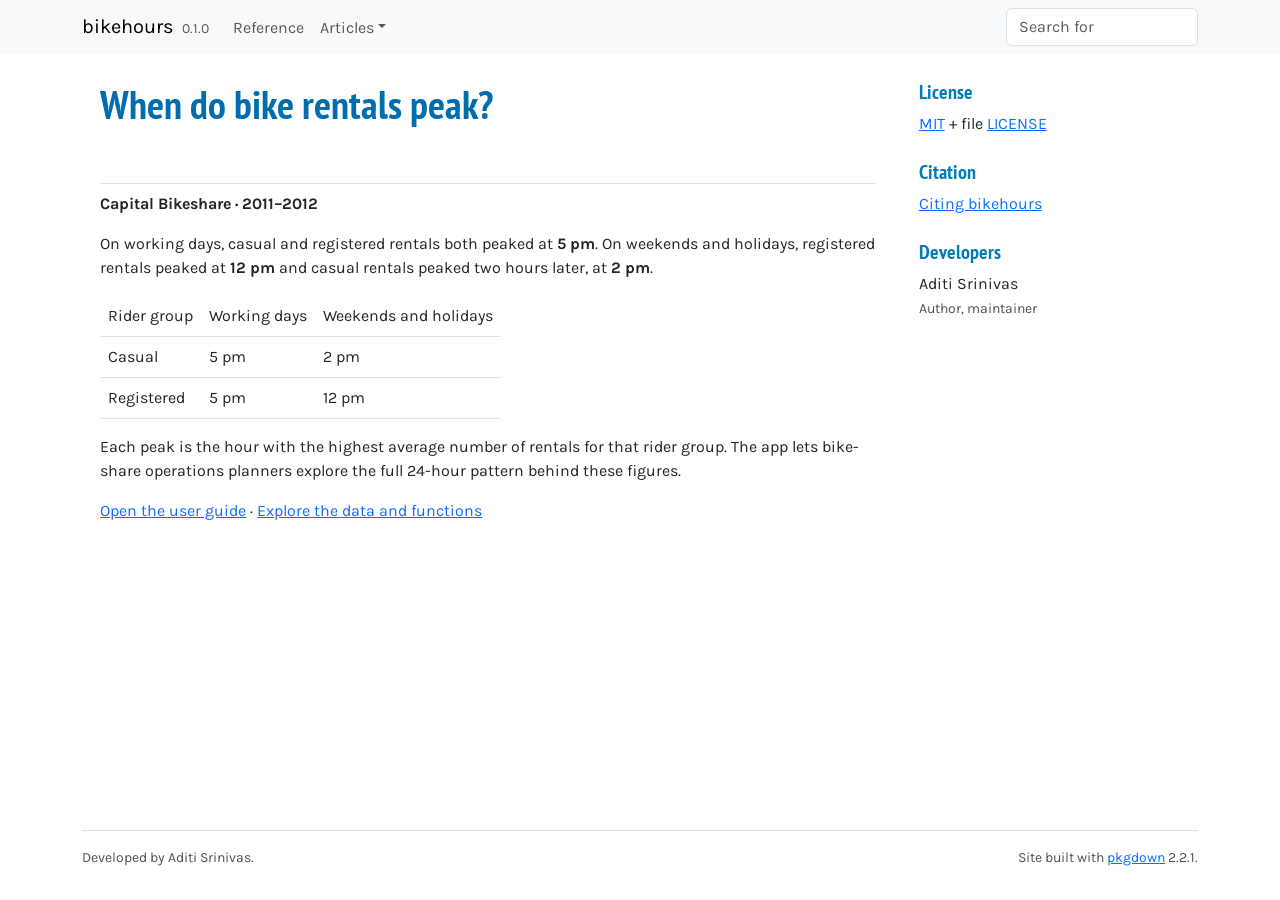
<file: docs/index.html>
<!DOCTYPE html>
<!-- Generated by pkgdown: do not edit by hand --><html lang="en">
<head>
<meta http-equiv="Content-Type" content="text/html; charset=UTF-8">
<meta charset="utf-8">
<meta http-equiv="X-UA-Compatible" content="IE=edge">
<meta name="viewport" content="width=device-width, initial-scale=1, shrink-to-fit=no">
<title>Explore Hourly Bike Rental Patterns • bikehours</title>
<script src="deps/jquery-3.6.0/jquery-3.6.0.min.js"></script><meta name="viewport" content="width=device-width, initial-scale=1, shrink-to-fit=no">
<link href="deps/bootstrap-5.3.1/bootstrap.min.css" rel="stylesheet">
<script src="deps/bootstrap-5.3.1/bootstrap.bundle.min.js"></script><link href="deps/font-awesome-6.5.2/css/all.min.css" rel="stylesheet">
<link href="deps/font-awesome-6.5.2/css/v4-shims.min.css" rel="stylesheet">
<script src="deps/headroom-0.11.0/headroom.min.js"></script><script src="deps/headroom-0.11.0/jQuery.headroom.min.js"></script><script src="deps/bootstrap-toc-1.0.1/bootstrap-toc.min.js"></script><script src="deps/clipboard.js-2.0.11/clipboard.min.js"></script><script src="deps/search-1.0.0/autocomplete.jquery.min.js"></script><script src="deps/search-1.0.0/fuse.min.js"></script><script src="deps/search-1.0.0/mark.min.js"></script><!-- pkgdown --><script src="pkgdown.js"></script><link href="extra.css" rel="stylesheet">
<meta property="og:title" content="Explore Hourly Bike Rental Patterns">
<meta name="description" content="Explore hourly Capital Bikeshare rentals from 2011 to 2012. Compare rental patterns for casual and registered riders across working and non-working days using an interactive Shiny application.">
<meta property="og:description" content="Explore hourly Capital Bikeshare rentals from 2011 to 2012. Compare rental patterns for casual and registered riders across working and non-working days using an interactive Shiny application.">
</head>
<body>
    <a href="#main" class="visually-hidden-focusable">Skip to contents</a>


    <nav class="navbar navbar-expand-lg fixed-top bg-light" data-bs-theme="light" aria-label="Site navigation"><div class="container">

    <a class="navbar-brand me-2" href="index.html">bikehours</a>

    <small class="nav-text text-muted me-auto" data-bs-toggle="tooltip" data-bs-placement="bottom" title="">0.1.0</small>


    <button class="navbar-toggler" type="button" data-bs-toggle="collapse" data-bs-target="#navbar" aria-controls="navbar" aria-expanded="false" aria-label="Toggle navigation">
      <span class="navbar-toggler-icon"></span>
    </button>

    <div id="navbar" class="collapse navbar-collapse ms-3">
      <ul class="navbar-nav me-auto">
<li class="nav-item"><a class="nav-link" href="reference/index.html">Reference</a></li>
<li class="nav-item dropdown">
  <button class="nav-link dropdown-toggle" type="button" id="dropdown-articles" data-bs-toggle="dropdown" aria-expanded="false" aria-haspopup="true">Articles</button>
  <ul class="dropdown-menu" aria-labelledby="dropdown-articles">
<li><a class="dropdown-item" href="articles/bikehours-guide.html">Explore hourly bike rentals</a></li>
  </ul>
</li>
      </ul>
<ul class="navbar-nav">
<li class="nav-item"><form class="form-inline" role="search">
 <input class="form-control" type="search" name="search-input" id="search-input" autocomplete="off" aria-label="Search site" placeholder="Search for" data-search-index="search.json">
</form></li>
      </ul>
</div>


  </div>
</nav><div class="container template-home">
<div class="row">
  <main id="main" class="col-md-9"><div class="section level1">
<div class="page-header"><h1 id="when-do-bike-rentals-peak">When do bike rentals peak?<a class="anchor" aria-label="anchor" href="#when-do-bike-rentals-peak"></a>
</h1></div>
<p><strong>Capital Bikeshare · 2011–2012</strong></p>
<p>On working days, casual and registered rentals both peaked at <strong>5 pm</strong>. On weekends and holidays, registered rentals peaked at <strong>12 pm</strong> and casual rentals peaked two hours later, at <strong>2 pm</strong>.</p>
<table class="table">
<thead><tr>
<th align="left">Rider group</th>
<th align="left">Working days</th>
<th align="left">Weekends and holidays</th>
</tr></thead>
<tbody>
<tr>
<td align="left">Casual</td>
<td align="left">5 pm</td>
<td align="left">2 pm</td>
</tr>
<tr>
<td align="left">Registered</td>
<td align="left">5 pm</td>
<td align="left">12 pm</td>
</tr>
</tbody>
</table>
<p>Each peak is the hour with the highest average number of rentals for that rider group. The app lets bike-share operations planners explore the full 24-hour pattern behind these figures.</p>
<p><a href="articles/bikehours-guide.html">Open the user guide</a> · <a href="reference/index.html">Explore the data and functions</a></p>
</div>
  </main><aside class="col-md-3"><div class="license">
<h2 data-toc-skip>License</h2>
<ul class="list-unstyled">
<li>
<a href="https://opensource.org/licenses/mit-license.php" class="external-link">MIT</a> + file <a href="LICENSE-text.html">LICENSE</a>
</li>
</ul>
</div>


<div class="citation">
<h2 data-toc-skip>Citation</h2>
<ul class="list-unstyled">
<li><a href="authors.html#citation">Citing bikehours</a></li>
</ul>
</div>

<div class="developers">
<h2 data-toc-skip>Developers</h2>
<ul class="list-unstyled">
<li>Aditi Srinivas <br><small class="roles"> Author, maintainer </small>   </li>
</ul>
</div>



  </aside>
</div>


    <footer><div class="pkgdown-footer-left">
  <p>Developed by Aditi Srinivas.</p>
</div>

<div class="pkgdown-footer-right">
  <p>Site built with <a href="https://pkgdown.r-lib.org/" class="external-link">pkgdown</a> 2.2.1.</p>
</div>

    </footer>
</div>





  </body>
</html>
</file>
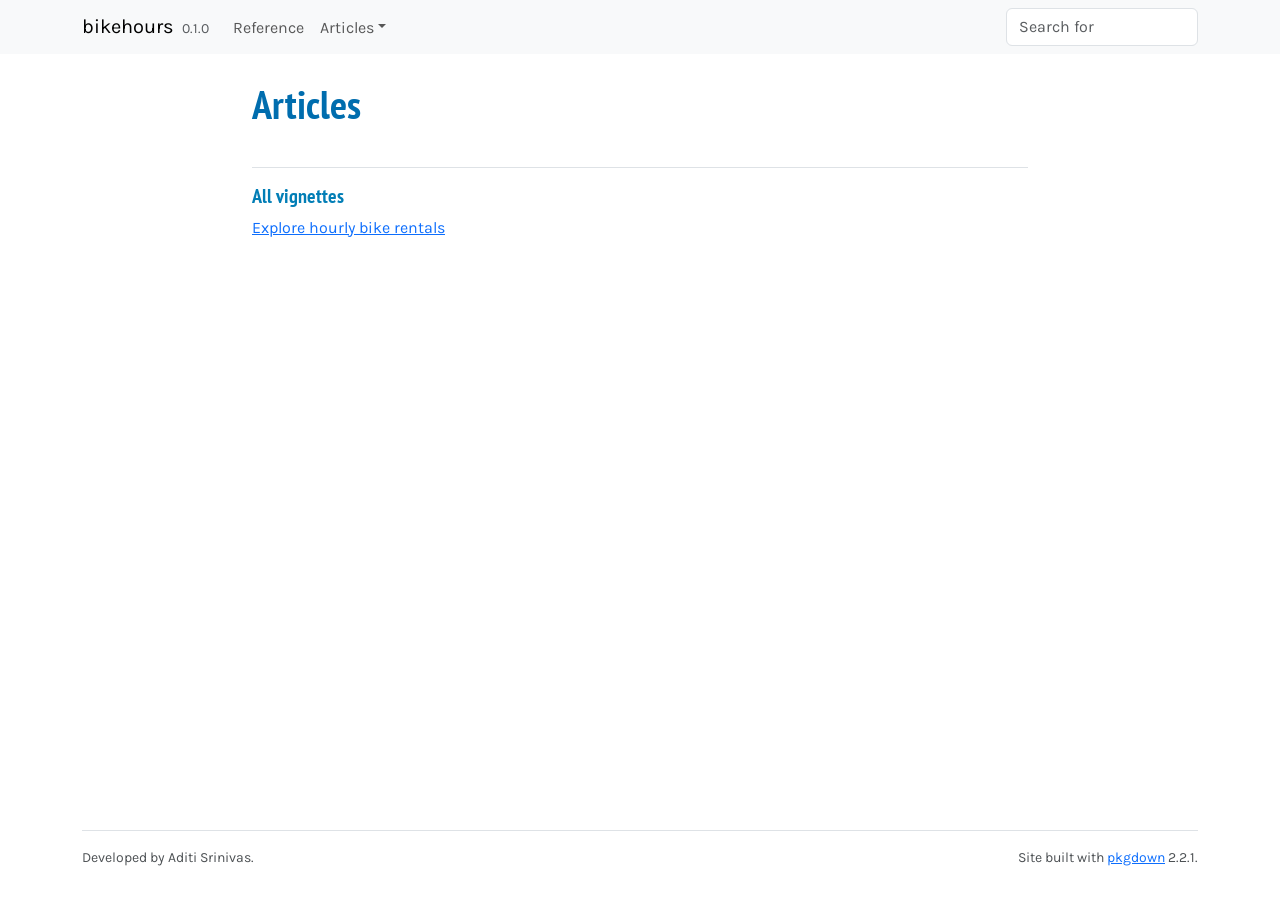
<file: docs/articles/index.html>
<!DOCTYPE html>
<!-- Generated by pkgdown: do not edit by hand --><html lang="en"><head><meta http-equiv="Content-Type" content="text/html; charset=UTF-8"><meta charset="utf-8"><meta http-equiv="X-UA-Compatible" content="IE=edge"><meta name="viewport" content="width=device-width, initial-scale=1, shrink-to-fit=no"><title>Articles • bikehours</title><script src="../deps/jquery-3.6.0/jquery-3.6.0.min.js"></script><meta name="viewport" content="width=device-width, initial-scale=1, shrink-to-fit=no"><link href="../deps/bootstrap-5.3.1/bootstrap.min.css" rel="stylesheet"><script src="../deps/bootstrap-5.3.1/bootstrap.bundle.min.js"></script><link href="../deps/font-awesome-6.5.2/css/all.min.css" rel="stylesheet"><link href="../deps/font-awesome-6.5.2/css/v4-shims.min.css" rel="stylesheet"><script src="../deps/headroom-0.11.0/headroom.min.js"></script><script src="../deps/headroom-0.11.0/jQuery.headroom.min.js"></script><script src="../deps/bootstrap-toc-1.0.1/bootstrap-toc.min.js"></script><script src="../deps/clipboard.js-2.0.11/clipboard.min.js"></script><script src="../deps/search-1.0.0/autocomplete.jquery.min.js"></script><script src="../deps/search-1.0.0/fuse.min.js"></script><script src="../deps/search-1.0.0/mark.min.js"></script><!-- pkgdown --><script src="../pkgdown.js"></script><link href="../extra.css" rel="stylesheet"><meta property="og:title" content="Articles"></head><body>
    <a href="#main" class="visually-hidden-focusable">Skip to contents</a>


    <nav class="navbar navbar-expand-lg fixed-top bg-light" data-bs-theme="light" aria-label="Site navigation"><div class="container">

    <a class="navbar-brand me-2" href="../index.html">bikehours</a>

    <small class="nav-text text-muted me-auto" data-bs-toggle="tooltip" data-bs-placement="bottom" title="">0.1.0</small>


    <button class="navbar-toggler" type="button" data-bs-toggle="collapse" data-bs-target="#navbar" aria-controls="navbar" aria-expanded="false" aria-label="Toggle navigation">
      <span class="navbar-toggler-icon"></span>
    </button>

    <div id="navbar" class="collapse navbar-collapse ms-3">
      <ul class="navbar-nav me-auto"><li class="nav-item"><a class="nav-link" href="../reference/index.html">Reference</a></li>
<li class="nav-item dropdown">
  <button class="nav-link dropdown-toggle" type="button" id="dropdown-articles" data-bs-toggle="dropdown" aria-expanded="false" aria-haspopup="true">Articles</button>
  <ul class="dropdown-menu" aria-labelledby="dropdown-articles"><li><a class="dropdown-item" href="../articles/bikehours-guide.html">Explore hourly bike rentals</a></li>
  </ul></li>
      </ul><ul class="navbar-nav"><li class="nav-item"><form class="form-inline" role="search">
 <input class="form-control" type="search" name="search-input" id="search-input" autocomplete="off" aria-label="Search site" placeholder="Search for" data-search-index="../search.json"></form></li>
      </ul></div>


  </div>
</nav><div class="container template-article-index">
<div class="row">
  <main id="main" class="col-md-9"><div class="page-header">

      <h1>Articles</h1>
    </div>

    <div class="section ">
      <h3>All vignettes</h3>
      <div class="section-desc"></div>

      <dl><dt><a href="bikehours-guide.html">Explore hourly bike rentals</a></dt>
        <dd>
      </dd></dl></div>
  </main></div>


    <footer><div class="pkgdown-footer-left">
  <p>Developed by Aditi Srinivas.</p>
</div>

<div class="pkgdown-footer-right">
  <p>Site built with <a href="https://pkgdown.r-lib.org/" class="external-link">pkgdown</a> 2.2.1.</p>
</div>

    </footer></div>





  </body></html>
</file>
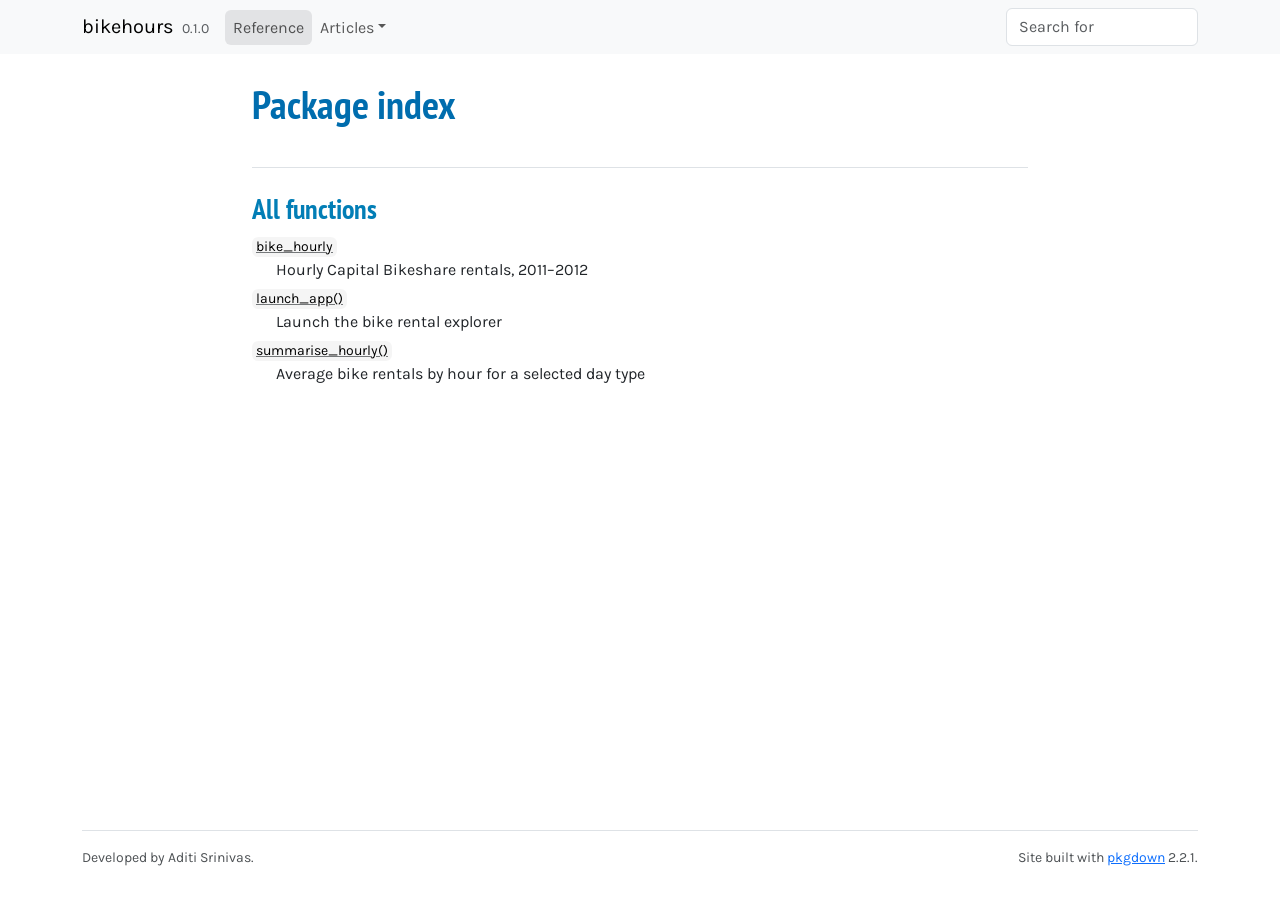
<file: docs/reference/index.html>
<!DOCTYPE html>
<!-- Generated by pkgdown: do not edit by hand --><html lang="en"><head><meta http-equiv="Content-Type" content="text/html; charset=UTF-8"><meta charset="utf-8"><meta http-equiv="X-UA-Compatible" content="IE=edge"><meta name="viewport" content="width=device-width, initial-scale=1, shrink-to-fit=no"><title>Package index • bikehours</title><script src="../deps/jquery-3.6.0/jquery-3.6.0.min.js"></script><meta name="viewport" content="width=device-width, initial-scale=1, shrink-to-fit=no"><link href="../deps/bootstrap-5.3.1/bootstrap.min.css" rel="stylesheet"><script src="../deps/bootstrap-5.3.1/bootstrap.bundle.min.js"></script><link href="../deps/font-awesome-6.5.2/css/all.min.css" rel="stylesheet"><link href="../deps/font-awesome-6.5.2/css/v4-shims.min.css" rel="stylesheet"><script src="../deps/headroom-0.11.0/headroom.min.js"></script><script src="../deps/headroom-0.11.0/jQuery.headroom.min.js"></script><script src="../deps/bootstrap-toc-1.0.1/bootstrap-toc.min.js"></script><script src="../deps/clipboard.js-2.0.11/clipboard.min.js"></script><script src="../deps/search-1.0.0/autocomplete.jquery.min.js"></script><script src="../deps/search-1.0.0/fuse.min.js"></script><script src="../deps/search-1.0.0/mark.min.js"></script><!-- pkgdown --><script src="../pkgdown.js"></script><link href="../extra.css" rel="stylesheet"><meta property="og:title" content="Package index"></head><body>
    <a href="#main" class="visually-hidden-focusable">Skip to contents</a>


    <nav class="navbar navbar-expand-lg fixed-top bg-light" data-bs-theme="light" aria-label="Site navigation"><div class="container">

    <a class="navbar-brand me-2" href="../index.html">bikehours</a>

    <small class="nav-text text-muted me-auto" data-bs-toggle="tooltip" data-bs-placement="bottom" title="">0.1.0</small>


    <button class="navbar-toggler" type="button" data-bs-toggle="collapse" data-bs-target="#navbar" aria-controls="navbar" aria-expanded="false" aria-label="Toggle navigation">
      <span class="navbar-toggler-icon"></span>
    </button>

    <div id="navbar" class="collapse navbar-collapse ms-3">
      <ul class="navbar-nav me-auto"><li class="active nav-item"><a class="nav-link" href="../reference/index.html">Reference</a></li>
<li class="nav-item dropdown">
  <button class="nav-link dropdown-toggle" type="button" id="dropdown-articles" data-bs-toggle="dropdown" aria-expanded="false" aria-haspopup="true">Articles</button>
  <ul class="dropdown-menu" aria-labelledby="dropdown-articles"><li><a class="dropdown-item" href="../articles/bikehours-guide.html">Explore hourly bike rentals</a></li>
  </ul></li>
      </ul><ul class="navbar-nav"><li class="nav-item"><form class="form-inline" role="search">
 <input class="form-control" type="search" name="search-input" id="search-input" autocomplete="off" aria-label="Search site" placeholder="Search for" data-search-index="../search.json"></form></li>
      </ul></div>


  </div>
</nav><div class="container template-reference-index">
<div class="row">
  <main id="main" class="col-md-9"><div class="page-header">

      <h1>Package index</h1>
    </div>

    <div class="section level2">
      <h2 id="all-functions">All functions<a class="anchor" aria-label="anchor" href="#all-functions"></a></h2>



      <dl></dl></div><div class="section level2">




      <dl><dt>

          <code><a href="bike_hourly.html">bike_hourly</a></code>

        </dt>
        <dd>Hourly Capital Bikeshare rentals, 2011–2012</dd>

        <dt>

          <code><a href="launch_app.html">launch_app()</a></code>

        </dt>
        <dd>Launch the bike rental explorer</dd>

        <dt>

          <code><a href="summarise_hourly.html">summarise_hourly()</a></code>

        </dt>
        <dd>Average bike rentals by hour for a selected day type</dd>
      </dl></div>
  </main></div>


    <footer><div class="pkgdown-footer-left">
  <p>Developed by Aditi Srinivas.</p>
</div>

<div class="pkgdown-footer-right">
  <p>Site built with <a href="https://pkgdown.r-lib.org/" class="external-link">pkgdown</a> 2.2.1.</p>
</div>

    </footer></div>





  </body></html>
</file>
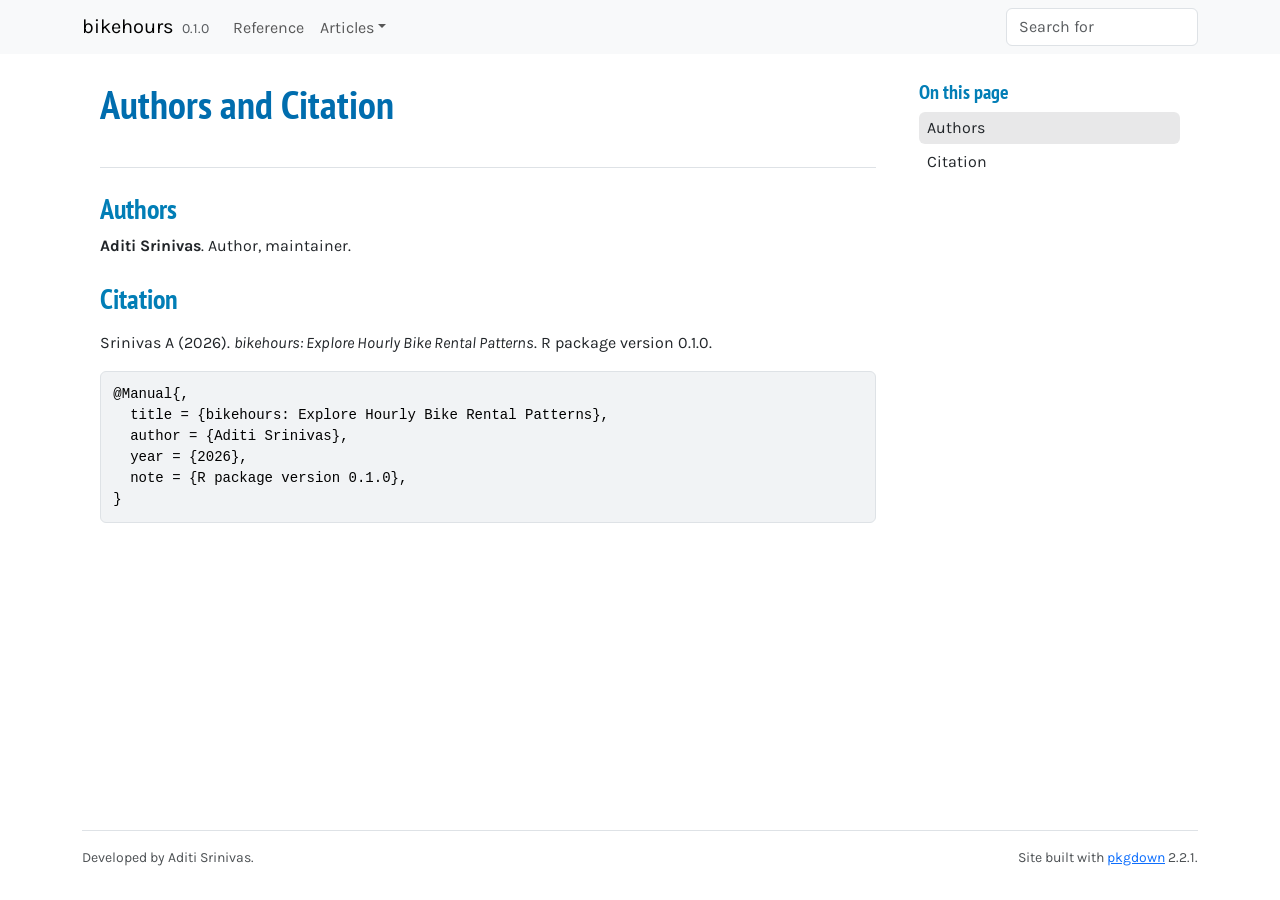
<file: docs/authors.html>
<!DOCTYPE html>
<!-- Generated by pkgdown: do not edit by hand --><html lang="en"><head><meta http-equiv="Content-Type" content="text/html; charset=UTF-8"><meta charset="utf-8"><meta http-equiv="X-UA-Compatible" content="IE=edge"><meta name="viewport" content="width=device-width, initial-scale=1, shrink-to-fit=no"><title>Authors and Citation • bikehours</title><script src="deps/jquery-3.6.0/jquery-3.6.0.min.js"></script><meta name="viewport" content="width=device-width, initial-scale=1, shrink-to-fit=no"><link href="deps/bootstrap-5.3.1/bootstrap.min.css" rel="stylesheet"><script src="deps/bootstrap-5.3.1/bootstrap.bundle.min.js"></script><link href="deps/font-awesome-6.5.2/css/all.min.css" rel="stylesheet"><link href="deps/font-awesome-6.5.2/css/v4-shims.min.css" rel="stylesheet"><script src="deps/headroom-0.11.0/headroom.min.js"></script><script src="deps/headroom-0.11.0/jQuery.headroom.min.js"></script><script src="deps/bootstrap-toc-1.0.1/bootstrap-toc.min.js"></script><script src="deps/clipboard.js-2.0.11/clipboard.min.js"></script><script src="deps/search-1.0.0/autocomplete.jquery.min.js"></script><script src="deps/search-1.0.0/fuse.min.js"></script><script src="deps/search-1.0.0/mark.min.js"></script><!-- pkgdown --><script src="pkgdown.js"></script><link href="extra.css" rel="stylesheet"><meta property="og:title" content="Authors and Citation"></head><body>
    <a href="#main" class="visually-hidden-focusable">Skip to contents</a>


    <nav class="navbar navbar-expand-lg fixed-top bg-light" data-bs-theme="light" aria-label="Site navigation"><div class="container">

    <a class="navbar-brand me-2" href="index.html">bikehours</a>

    <small class="nav-text text-muted me-auto" data-bs-toggle="tooltip" data-bs-placement="bottom" title="">0.1.0</small>


    <button class="navbar-toggler" type="button" data-bs-toggle="collapse" data-bs-target="#navbar" aria-controls="navbar" aria-expanded="false" aria-label="Toggle navigation">
      <span class="navbar-toggler-icon"></span>
    </button>

    <div id="navbar" class="collapse navbar-collapse ms-3">
      <ul class="navbar-nav me-auto"><li class="nav-item"><a class="nav-link" href="reference/index.html">Reference</a></li>
<li class="nav-item dropdown">
  <button class="nav-link dropdown-toggle" type="button" id="dropdown-articles" data-bs-toggle="dropdown" aria-expanded="false" aria-haspopup="true">Articles</button>
  <ul class="dropdown-menu" aria-labelledby="dropdown-articles"><li><a class="dropdown-item" href="articles/bikehours-guide.html">Explore hourly bike rentals</a></li>
  </ul></li>
      </ul><ul class="navbar-nav"><li class="nav-item"><form class="form-inline" role="search">
 <input class="form-control" type="search" name="search-input" id="search-input" autocomplete="off" aria-label="Search site" placeholder="Search for" data-search-index="search.json"></form></li>
      </ul></div>


  </div>
</nav><div class="container template-citation-authors">
<div class="row">
  <main id="main" class="col-md-9"><div class="page-header">

      <h1>Authors and Citation</h1>
    </div>

    <div class="section level2">
      <h2>Authors</h2>

      <ul class="list-unstyled"><li>
          <p><strong>Aditi Srinivas</strong>. Author, maintainer.
          </p>
        </li>
      </ul></div>

    <div class="section level2">
      <h2 id="citation">Citation</h2>
      <p></p>

      <p>Srinivas A (2026).
<em>bikehours: Explore Hourly Bike Rental Patterns</em>.
R package version 0.1.0.
</p>
      <pre>@Manual{,
  title = {bikehours: Explore Hourly Bike Rental Patterns},
  author = {Aditi Srinivas},
  year = {2026},
  note = {R package version 0.1.0},
}</pre>
    </div>

  </main><aside class="col-md-3"><nav id="toc" aria-label="Table of contents"><h2>On this page</h2>
    </nav></aside></div>


    <footer><div class="pkgdown-footer-left">
  <p>Developed by Aditi Srinivas.</p>
</div>

<div class="pkgdown-footer-right">
  <p>Site built with <a href="https://pkgdown.r-lib.org/" class="external-link">pkgdown</a> 2.2.1.</p>
</div>

    </footer></div>





  </body></html>
</file>
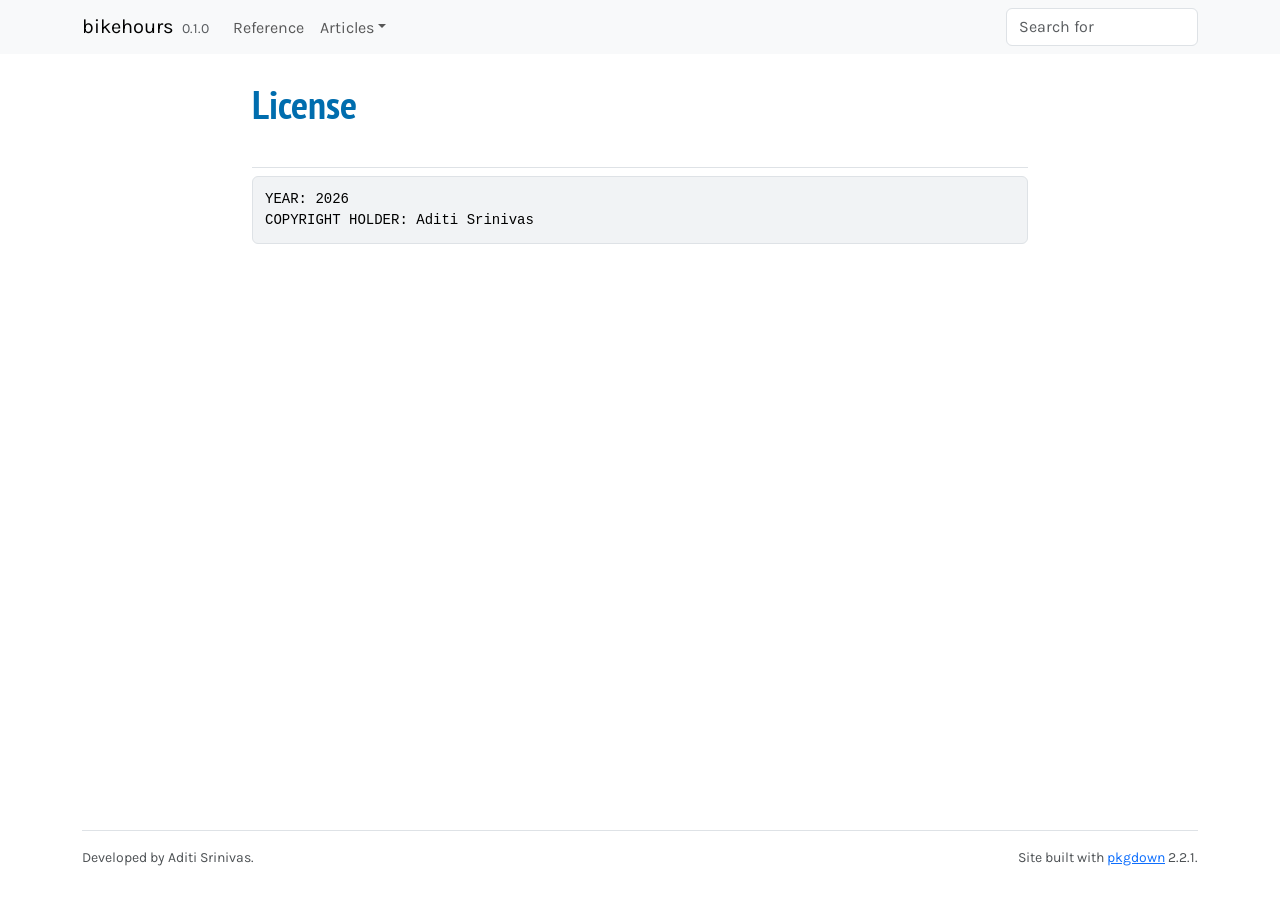
<file: docs/LICENSE-text.html>
<!DOCTYPE html>
<!-- Generated by pkgdown: do not edit by hand --><html lang="en"><head><meta http-equiv="Content-Type" content="text/html; charset=UTF-8"><meta charset="utf-8"><meta http-equiv="X-UA-Compatible" content="IE=edge"><meta name="viewport" content="width=device-width, initial-scale=1, shrink-to-fit=no"><title>License • bikehours</title><script src="deps/jquery-3.6.0/jquery-3.6.0.min.js"></script><meta name="viewport" content="width=device-width, initial-scale=1, shrink-to-fit=no"><link href="deps/bootstrap-5.3.1/bootstrap.min.css" rel="stylesheet"><script src="deps/bootstrap-5.3.1/bootstrap.bundle.min.js"></script><link href="deps/font-awesome-6.5.2/css/all.min.css" rel="stylesheet"><link href="deps/font-awesome-6.5.2/css/v4-shims.min.css" rel="stylesheet"><script src="deps/headroom-0.11.0/headroom.min.js"></script><script src="deps/headroom-0.11.0/jQuery.headroom.min.js"></script><script src="deps/bootstrap-toc-1.0.1/bootstrap-toc.min.js"></script><script src="deps/clipboard.js-2.0.11/clipboard.min.js"></script><script src="deps/search-1.0.0/autocomplete.jquery.min.js"></script><script src="deps/search-1.0.0/fuse.min.js"></script><script src="deps/search-1.0.0/mark.min.js"></script><!-- pkgdown --><script src="pkgdown.js"></script><link href="extra.css" rel="stylesheet"><meta property="og:title" content="License"></head><body>
    <a href="#main" class="visually-hidden-focusable">Skip to contents</a>


    <nav class="navbar navbar-expand-lg fixed-top bg-light" data-bs-theme="light" aria-label="Site navigation"><div class="container">

    <a class="navbar-brand me-2" href="index.html">bikehours</a>

    <small class="nav-text text-muted me-auto" data-bs-toggle="tooltip" data-bs-placement="bottom" title="">0.1.0</small>


    <button class="navbar-toggler" type="button" data-bs-toggle="collapse" data-bs-target="#navbar" aria-controls="navbar" aria-expanded="false" aria-label="Toggle navigation">
      <span class="navbar-toggler-icon"></span>
    </button>

    <div id="navbar" class="collapse navbar-collapse ms-3">
      <ul class="navbar-nav me-auto"><li class="nav-item"><a class="nav-link" href="reference/index.html">Reference</a></li>
<li class="nav-item dropdown">
  <button class="nav-link dropdown-toggle" type="button" id="dropdown-articles" data-bs-toggle="dropdown" aria-expanded="false" aria-haspopup="true">Articles</button>
  <ul class="dropdown-menu" aria-labelledby="dropdown-articles"><li><a class="dropdown-item" href="articles/bikehours-guide.html">Explore hourly bike rentals</a></li>
  </ul></li>
      </ul><ul class="navbar-nav"><li class="nav-item"><form class="form-inline" role="search">
 <input class="form-control" type="search" name="search-input" id="search-input" autocomplete="off" aria-label="Search site" placeholder="Search for" data-search-index="search.json"></form></li>
      </ul></div>


  </div>
</nav><div class="container template-title-body">
<div class="row">
  <main id="main" class="col-md-9"><div class="page-header">

      <h1>License</h1>

    </div>

<pre>YEAR: 2026
COPYRIGHT HOLDER: Aditi Srinivas
</pre>

  </main></div>


    <footer><div class="pkgdown-footer-left">
  <p>Developed by Aditi Srinivas.</p>
</div>

<div class="pkgdown-footer-right">
  <p>Site built with <a href="https://pkgdown.r-lib.org/" class="external-link">pkgdown</a> 2.2.1.</p>
</div>

    </footer></div>





  </body></html>
</file>
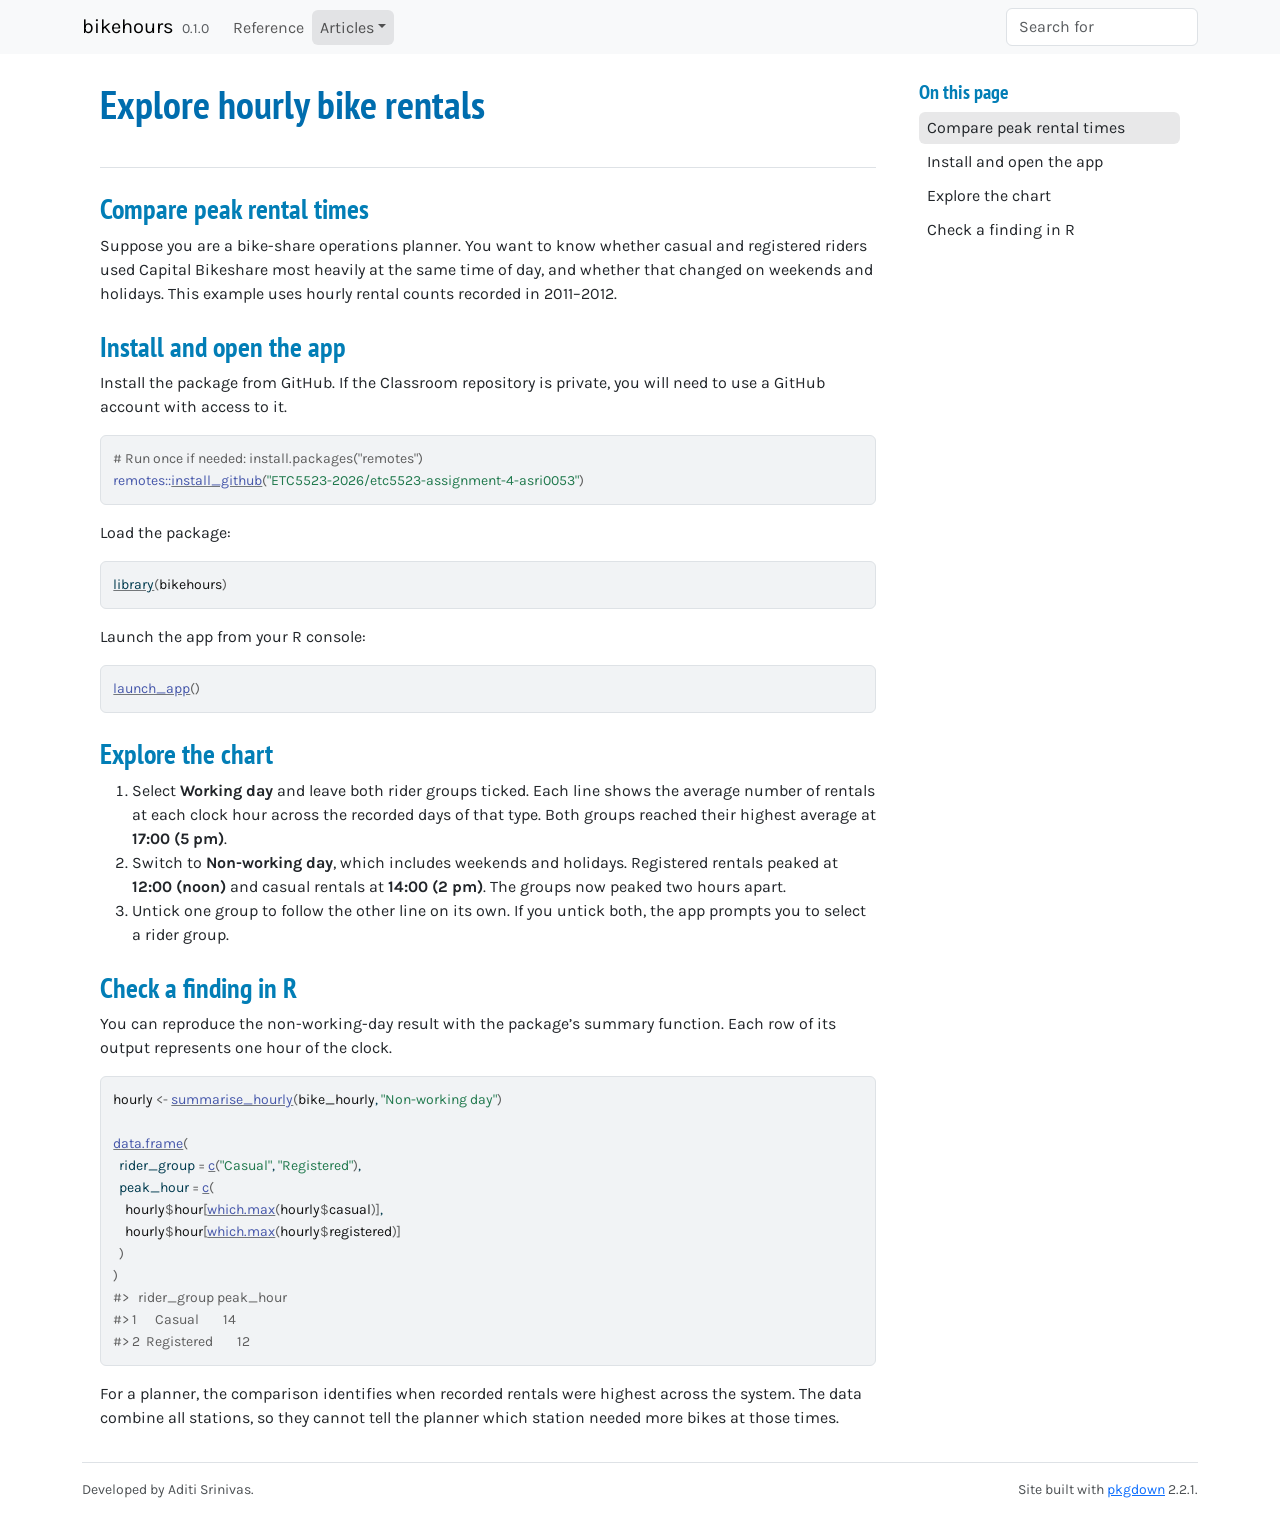
<file: docs/articles/bikehours-guide.html>
<!DOCTYPE html>
<!-- Generated by pkgdown: do not edit by hand --><html lang="en">
<head>
<meta http-equiv="Content-Type" content="text/html; charset=UTF-8">
<meta charset="utf-8">
<meta http-equiv="X-UA-Compatible" content="IE=edge">
<meta name="viewport" content="width=device-width, initial-scale=1, shrink-to-fit=no">
<title>Explore hourly bike rentals • bikehours</title>
<script src="../deps/jquery-3.6.0/jquery-3.6.0.min.js"></script><meta name="viewport" content="width=device-width, initial-scale=1, shrink-to-fit=no">
<link href="../deps/bootstrap-5.3.1/bootstrap.min.css" rel="stylesheet">
<script src="../deps/bootstrap-5.3.1/bootstrap.bundle.min.js"></script><link href="../deps/font-awesome-6.5.2/css/all.min.css" rel="stylesheet">
<link href="../deps/font-awesome-6.5.2/css/v4-shims.min.css" rel="stylesheet">
<script src="../deps/headroom-0.11.0/headroom.min.js"></script><script src="../deps/headroom-0.11.0/jQuery.headroom.min.js"></script><script src="../deps/bootstrap-toc-1.0.1/bootstrap-toc.min.js"></script><script src="../deps/clipboard.js-2.0.11/clipboard.min.js"></script><script src="../deps/search-1.0.0/autocomplete.jquery.min.js"></script><script src="../deps/search-1.0.0/fuse.min.js"></script><script src="../deps/search-1.0.0/mark.min.js"></script><!-- pkgdown --><script src="../pkgdown.js"></script><link href="../extra.css" rel="stylesheet">
<meta property="og:title" content="Explore hourly bike rentals">
</head>
<body>
    <a href="#main" class="visually-hidden-focusable">Skip to contents</a>


    <nav class="navbar navbar-expand-lg fixed-top bg-light" data-bs-theme="light" aria-label="Site navigation"><div class="container">

    <a class="navbar-brand me-2" href="../index.html">bikehours</a>

    <small class="nav-text text-muted me-auto" data-bs-toggle="tooltip" data-bs-placement="bottom" title="">0.1.0</small>


    <button class="navbar-toggler" type="button" data-bs-toggle="collapse" data-bs-target="#navbar" aria-controls="navbar" aria-expanded="false" aria-label="Toggle navigation">
      <span class="navbar-toggler-icon"></span>
    </button>

    <div id="navbar" class="collapse navbar-collapse ms-3">
      <ul class="navbar-nav me-auto">
<li class="nav-item"><a class="nav-link" href="../reference/index.html">Reference</a></li>
<li class="active nav-item dropdown">
  <button class="nav-link dropdown-toggle" type="button" id="dropdown-articles" data-bs-toggle="dropdown" aria-expanded="false" aria-haspopup="true">Articles</button>
  <ul class="dropdown-menu" aria-labelledby="dropdown-articles">
<li><a class="dropdown-item" href="../articles/bikehours-guide.html">Explore hourly bike rentals</a></li>
  </ul>
</li>
      </ul>
<ul class="navbar-nav">
<li class="nav-item"><form class="form-inline" role="search">
 <input class="form-control" type="search" name="search-input" id="search-input" autocomplete="off" aria-label="Search site" placeholder="Search for" data-search-index="../search.json">
</form></li>
      </ul>
</div>


  </div>
</nav><div class="container template-article">




<div class="row">
  <main id="main" class="col-md-9"><div class="page-header">

      <h1>Explore hourly bike rentals</h1>
            
      

      <div class="d-none name"><code>bikehours-guide.Rmd</code></div>
    </div>

    
    
<div class="section level2">
<h2 id="compare-peak-rental-times">Compare peak rental times<a class="anchor" aria-label="anchor" href="#compare-peak-rental-times"></a>
</h2>
<p>Suppose you are a bike-share operations planner. You want to know
whether casual and registered riders used Capital Bikeshare most heavily
at the same time of day, and whether that changed on weekends and
holidays. This example uses hourly rental counts recorded in
2011–2012.</p>
</div>
<div class="section level2">
<h2 id="install-and-open-the-app">Install and open the app<a class="anchor" aria-label="anchor" href="#install-and-open-the-app"></a>
</h2>
<p>Install the package from GitHub. If the Classroom repository is
private, you will need to use a GitHub account with access to it.</p>
<div class="sourceCode" id="cb1"><pre class="downlit sourceCode r">
<code class="sourceCode R"><span><span class="co"># Run once if needed: install.packages("remotes")</span></span>
<span><span class="fu">remotes</span><span class="fu">::</span><span class="fu"><a href="https://remotes.r-lib.org/reference/install_github.html" class="external-link">install_github</a></span><span class="op">(</span><span class="st">"ETC5523-2026/etc5523-assignment-4-asri0053"</span><span class="op">)</span></span></code></pre></div>
<p>Load the package:</p>
<div class="sourceCode" id="cb2"><pre class="downlit sourceCode r">
<code class="sourceCode R"><span><span class="kw"><a href="https://rdrr.io/r/base/library.html" class="external-link">library</a></span><span class="op">(</span><span class="va">bikehours</span><span class="op">)</span></span></code></pre></div>
<p>Launch the app from your R console:</p>
<div class="sourceCode" id="cb3"><pre class="downlit sourceCode r">
<code class="sourceCode R"><span><span class="fu"><a href="../reference/launch_app.html">launch_app</a></span><span class="op">(</span><span class="op">)</span></span></code></pre></div>
</div>
<div class="section level2">
<h2 id="explore-the-chart">Explore the chart<a class="anchor" aria-label="anchor" href="#explore-the-chart"></a>
</h2>
<ol style="list-style-type: decimal">
<li>Select <strong>Working day</strong> and leave both rider groups
ticked. Each line shows the average number of rentals at each clock hour
across the recorded days of that type. Both groups reached their highest
average at <strong>17:00 (5 pm)</strong>.</li>
<li>Switch to <strong>Non-working day</strong>, which includes weekends
and holidays. Registered rentals peaked at <strong>12:00 (noon)</strong>
and casual rentals at <strong>14:00 (2 pm)</strong>. The groups now
peaked two hours apart.</li>
<li>Untick one group to follow the other line on its own. If you untick
both, the app prompts you to select a rider group.</li>
</ol>
</div>
<div class="section level2">
<h2 id="check-a-finding-in-r">Check a finding in R<a class="anchor" aria-label="anchor" href="#check-a-finding-in-r"></a>
</h2>
<p>You can reproduce the non-working-day result with the package’s
summary function. Each row of its output represents one hour of the
clock.</p>
<div class="sourceCode" id="cb4"><pre class="downlit sourceCode r">
<code class="sourceCode R"><span><span class="va">hourly</span> <span class="op">&lt;-</span> <span class="fu"><a href="../reference/summarise_hourly.html">summarise_hourly</a></span><span class="op">(</span><span class="va">bike_hourly</span>, <span class="st">"Non-working day"</span><span class="op">)</span></span>
<span></span>
<span><span class="fu"><a href="https://rdrr.io/r/base/data.frame.html" class="external-link">data.frame</a></span><span class="op">(</span></span>
<span>  rider_group <span class="op">=</span> <span class="fu"><a href="https://rdrr.io/r/base/c.html" class="external-link">c</a></span><span class="op">(</span><span class="st">"Casual"</span>, <span class="st">"Registered"</span><span class="op">)</span>,</span>
<span>  peak_hour <span class="op">=</span> <span class="fu"><a href="https://rdrr.io/r/base/c.html" class="external-link">c</a></span><span class="op">(</span></span>
<span>    <span class="va">hourly</span><span class="op">$</span><span class="va">hour</span><span class="op">[</span><span class="fu"><a href="https://rdrr.io/r/base/which.min.html" class="external-link">which.max</a></span><span class="op">(</span><span class="va">hourly</span><span class="op">$</span><span class="va">casual</span><span class="op">)</span><span class="op">]</span>,</span>
<span>    <span class="va">hourly</span><span class="op">$</span><span class="va">hour</span><span class="op">[</span><span class="fu"><a href="https://rdrr.io/r/base/which.min.html" class="external-link">which.max</a></span><span class="op">(</span><span class="va">hourly</span><span class="op">$</span><span class="va">registered</span><span class="op">)</span><span class="op">]</span></span>
<span>  <span class="op">)</span></span>
<span><span class="op">)</span></span>
<span><span class="co">#&gt;   rider_group peak_hour</span></span>
<span><span class="co">#&gt; 1      Casual        14</span></span>
<span><span class="co">#&gt; 2  Registered        12</span></span></code></pre></div>
<p>For a planner, the comparison identifies when recorded rentals were
highest across the system. The data combine all stations, so they cannot
tell the planner which station needed more bikes at those times.</p>
</div>
  </main><aside class="col-md-3"><nav id="toc" aria-label="Table of contents"><h2>On this page</h2>
    </nav></aside>
</div>



    <footer><div class="pkgdown-footer-left">
  <p>Developed by Aditi Srinivas.</p>
</div>

<div class="pkgdown-footer-right">
  <p>Site built with <a href="https://pkgdown.r-lib.org/" class="external-link">pkgdown</a> 2.2.1.</p>
</div>

    </footer>
</div>





  </body>
</html>
</file>
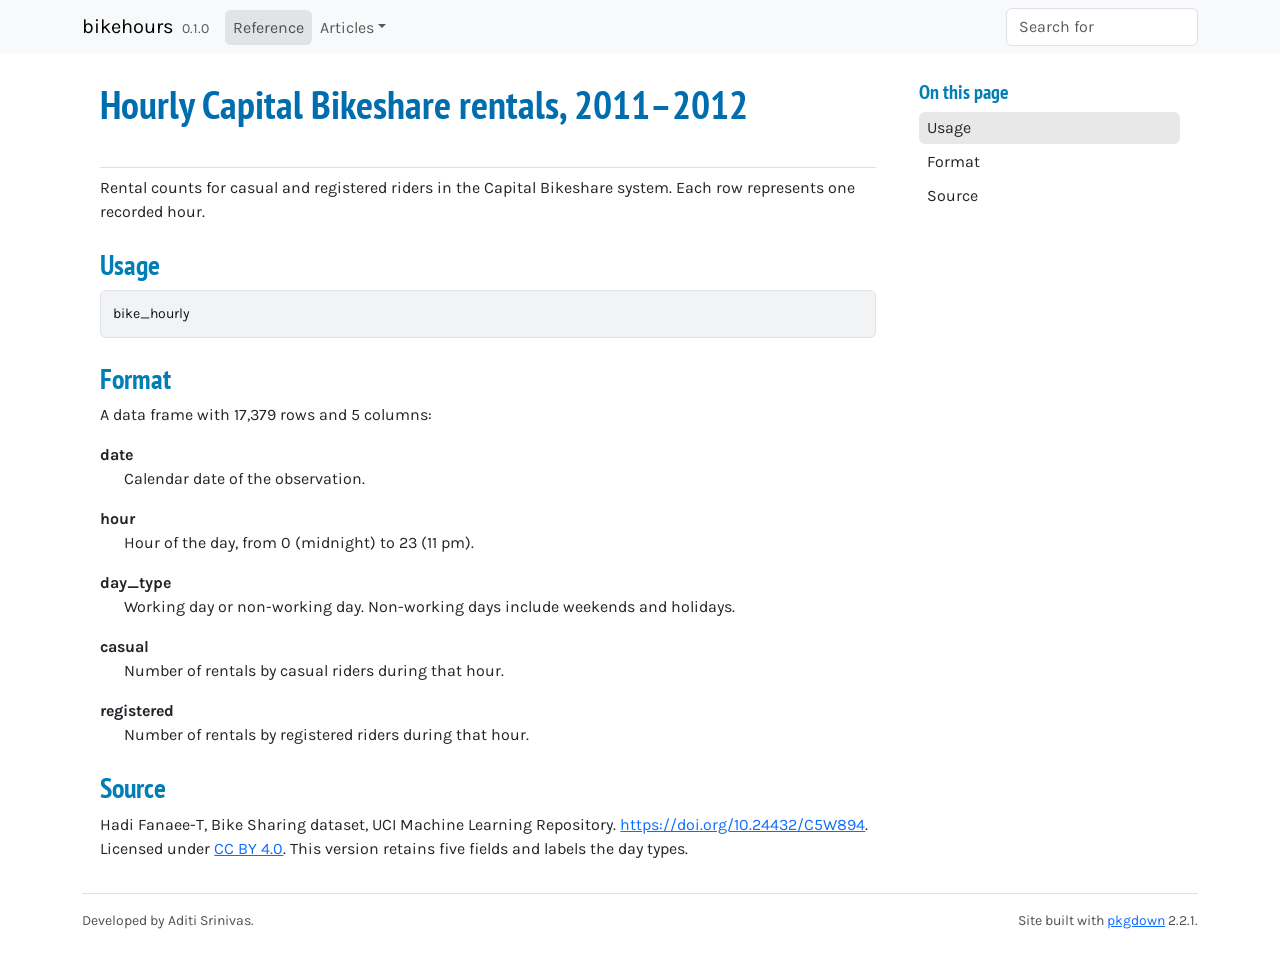
<file: docs/reference/bike_hourly.html>
<!DOCTYPE html>
<!-- Generated by pkgdown: do not edit by hand --><html lang="en"><head><meta http-equiv="Content-Type" content="text/html; charset=UTF-8"><meta charset="utf-8"><meta http-equiv="X-UA-Compatible" content="IE=edge"><meta name="viewport" content="width=device-width, initial-scale=1, shrink-to-fit=no"><title>Hourly Capital Bikeshare rentals, 2011–2012 — bike_hourly • bikehours</title><script src="../deps/jquery-3.6.0/jquery-3.6.0.min.js"></script><meta name="viewport" content="width=device-width, initial-scale=1, shrink-to-fit=no"><link href="../deps/bootstrap-5.3.1/bootstrap.min.css" rel="stylesheet"><script src="../deps/bootstrap-5.3.1/bootstrap.bundle.min.js"></script><link href="../deps/font-awesome-6.5.2/css/all.min.css" rel="stylesheet"><link href="../deps/font-awesome-6.5.2/css/v4-shims.min.css" rel="stylesheet"><script src="../deps/headroom-0.11.0/headroom.min.js"></script><script src="../deps/headroom-0.11.0/jQuery.headroom.min.js"></script><script src="../deps/bootstrap-toc-1.0.1/bootstrap-toc.min.js"></script><script src="../deps/clipboard.js-2.0.11/clipboard.min.js"></script><script src="../deps/search-1.0.0/autocomplete.jquery.min.js"></script><script src="../deps/search-1.0.0/fuse.min.js"></script><script src="../deps/search-1.0.0/mark.min.js"></script><!-- pkgdown --><script src="../pkgdown.js"></script><link href="../extra.css" rel="stylesheet"><meta property="og:title" content="Hourly Capital Bikeshare rentals, 2011–2012 — bike_hourly"><meta name="description" content="Rental counts for casual and registered riders in the Capital Bikeshare
system. Each row represents one recorded hour."><meta property="og:description" content="Rental counts for casual and registered riders in the Capital Bikeshare
system. Each row represents one recorded hour."></head><body>
    <a href="#main" class="visually-hidden-focusable">Skip to contents</a>


    <nav class="navbar navbar-expand-lg fixed-top bg-light" data-bs-theme="light" aria-label="Site navigation"><div class="container">

    <a class="navbar-brand me-2" href="../index.html">bikehours</a>

    <small class="nav-text text-muted me-auto" data-bs-toggle="tooltip" data-bs-placement="bottom" title="">0.1.0</small>


    <button class="navbar-toggler" type="button" data-bs-toggle="collapse" data-bs-target="#navbar" aria-controls="navbar" aria-expanded="false" aria-label="Toggle navigation">
      <span class="navbar-toggler-icon"></span>
    </button>

    <div id="navbar" class="collapse navbar-collapse ms-3">
      <ul class="navbar-nav me-auto"><li class="active nav-item"><a class="nav-link" href="../reference/index.html">Reference</a></li>
<li class="nav-item dropdown">
  <button class="nav-link dropdown-toggle" type="button" id="dropdown-articles" data-bs-toggle="dropdown" aria-expanded="false" aria-haspopup="true">Articles</button>
  <ul class="dropdown-menu" aria-labelledby="dropdown-articles"><li><a class="dropdown-item" href="../articles/bikehours-guide.html">Explore hourly bike rentals</a></li>
  </ul></li>
      </ul><ul class="navbar-nav"><li class="nav-item"><form class="form-inline" role="search">
 <input class="form-control" type="search" name="search-input" id="search-input" autocomplete="off" aria-label="Search site" placeholder="Search for" data-search-index="../search.json"></form></li>
      </ul></div>


  </div>
</nav><div class="container template-reference-topic">
<div class="row">
  <main id="main" class="col-md-9"><div class="page-header">

      <h1>Hourly Capital Bikeshare rentals, 2011–2012</h1>

      <div class="d-none name"><code>bike_hourly.Rd</code></div>
    </div>

    <div class="ref-description section level2">
    <p>Rental counts for casual and registered riders in the Capital Bikeshare
system. Each row represents one recorded hour.</p>
    </div>

    <div class="section level2">
    <h2 id="ref-usage">Usage<a class="anchor" aria-label="anchor" href="#ref-usage"></a></h2>
    <div class="sourceCode"><pre class="sourceCode r"><code><span><span class="va">bike_hourly</span></span></code></pre></div>
    </div>

    <div class="section level2">
    <h2 id="format">Format<a class="anchor" aria-label="anchor" href="#format"></a></h2>
    <p>A data frame with 17,379 rows and 5 columns:</p><dl><dt>date</dt>
<dd><p>Calendar date of the observation.</p></dd>

  <dt>hour</dt>
<dd><p>Hour of the day, from 0 (midnight) to 23 (11 pm).</p></dd>

  <dt>day_type</dt>
<dd><p>Working day or non-working day. Non-working days
    include weekends and holidays.</p></dd>

  <dt>casual</dt>
<dd><p>Number of rentals by casual riders during that hour.</p></dd>

  <dt>registered</dt>
<dd><p>Number of rentals by registered riders during that hour.</p></dd>


</dl></div>
    <div class="section level2">
    <h2 id="source">Source<a class="anchor" aria-label="anchor" href="#source"></a></h2>
    <p>Hadi Fanaee-T, Bike Sharing dataset, UCI Machine Learning
  Repository. <a href="https://doi.org/10.24432/C5W894" class="external-link">https://doi.org/10.24432/C5W894</a>.
  Licensed under <a href="https://creativecommons.org/licenses/by/4.0/" class="external-link">CC BY 4.0</a>.
  This version retains five fields and labels the day types.</p>
    </div>

  </main><aside class="col-md-3"><nav id="toc" aria-label="Table of contents"><h2>On this page</h2>
    </nav></aside></div>


    <footer><div class="pkgdown-footer-left">
  <p>Developed by Aditi Srinivas.</p>
</div>

<div class="pkgdown-footer-right">
  <p>Site built with <a href="https://pkgdown.r-lib.org/" class="external-link">pkgdown</a> 2.2.1.</p>
</div>

    </footer></div>





  </body></html>
</file>
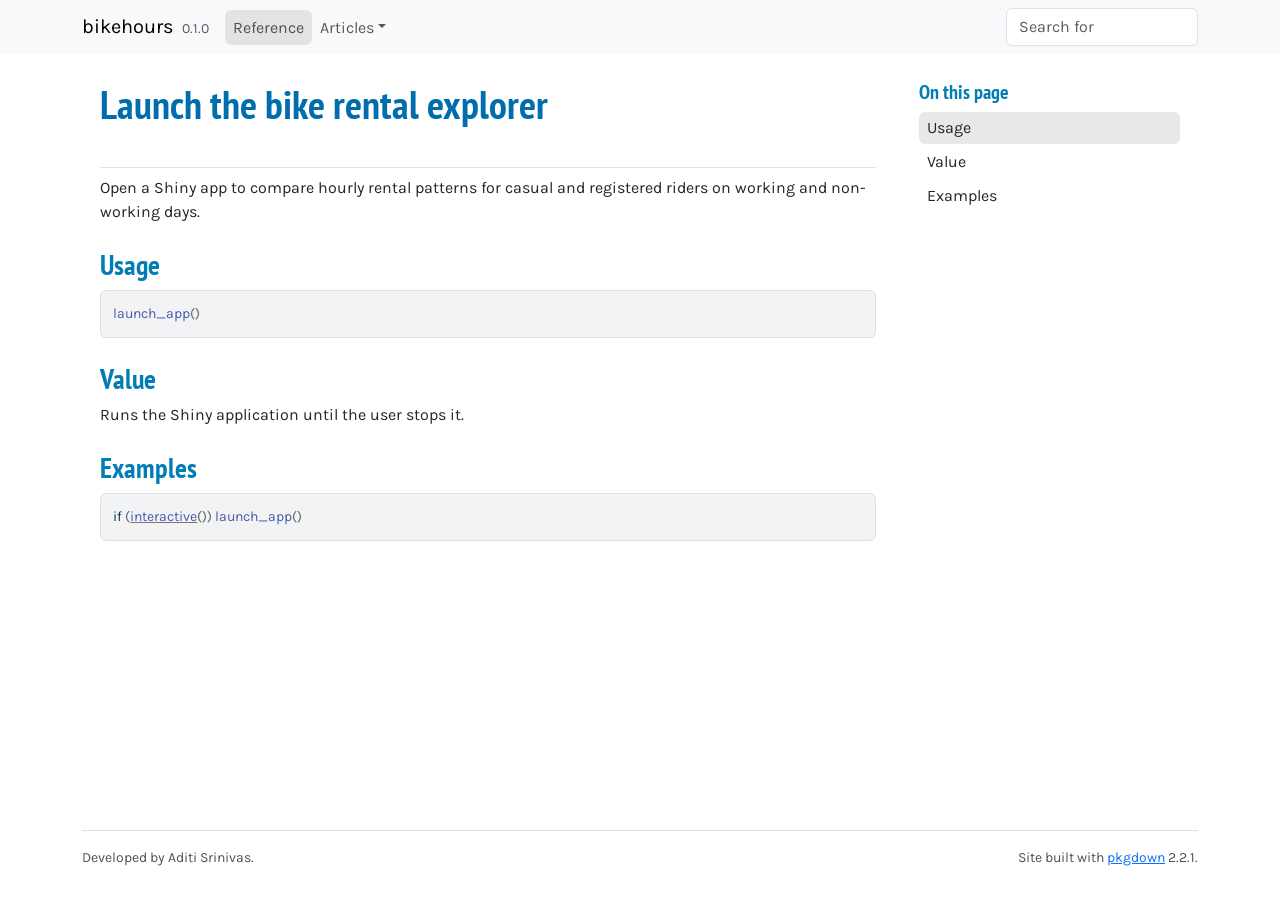
<file: docs/reference/launch_app.html>
<!DOCTYPE html>
<!-- Generated by pkgdown: do not edit by hand --><html lang="en"><head><meta http-equiv="Content-Type" content="text/html; charset=UTF-8"><meta charset="utf-8"><meta http-equiv="X-UA-Compatible" content="IE=edge"><meta name="viewport" content="width=device-width, initial-scale=1, shrink-to-fit=no"><title>Launch the bike rental explorer — launch_app • bikehours</title><script src="../deps/jquery-3.6.0/jquery-3.6.0.min.js"></script><meta name="viewport" content="width=device-width, initial-scale=1, shrink-to-fit=no"><link href="../deps/bootstrap-5.3.1/bootstrap.min.css" rel="stylesheet"><script src="../deps/bootstrap-5.3.1/bootstrap.bundle.min.js"></script><link href="../deps/font-awesome-6.5.2/css/all.min.css" rel="stylesheet"><link href="../deps/font-awesome-6.5.2/css/v4-shims.min.css" rel="stylesheet"><script src="../deps/headroom-0.11.0/headroom.min.js"></script><script src="../deps/headroom-0.11.0/jQuery.headroom.min.js"></script><script src="../deps/bootstrap-toc-1.0.1/bootstrap-toc.min.js"></script><script src="../deps/clipboard.js-2.0.11/clipboard.min.js"></script><script src="../deps/search-1.0.0/autocomplete.jquery.min.js"></script><script src="../deps/search-1.0.0/fuse.min.js"></script><script src="../deps/search-1.0.0/mark.min.js"></script><!-- pkgdown --><script src="../pkgdown.js"></script><link href="../extra.css" rel="stylesheet"><meta property="og:title" content="Launch the bike rental explorer — launch_app"><meta name="description" content="Open a Shiny app to compare hourly rental patterns for casual and
registered riders on working and non-working days."><meta property="og:description" content="Open a Shiny app to compare hourly rental patterns for casual and
registered riders on working and non-working days."></head><body>
    <a href="#main" class="visually-hidden-focusable">Skip to contents</a>


    <nav class="navbar navbar-expand-lg fixed-top bg-light" data-bs-theme="light" aria-label="Site navigation"><div class="container">

    <a class="navbar-brand me-2" href="../index.html">bikehours</a>

    <small class="nav-text text-muted me-auto" data-bs-toggle="tooltip" data-bs-placement="bottom" title="">0.1.0</small>


    <button class="navbar-toggler" type="button" data-bs-toggle="collapse" data-bs-target="#navbar" aria-controls="navbar" aria-expanded="false" aria-label="Toggle navigation">
      <span class="navbar-toggler-icon"></span>
    </button>

    <div id="navbar" class="collapse navbar-collapse ms-3">
      <ul class="navbar-nav me-auto"><li class="active nav-item"><a class="nav-link" href="../reference/index.html">Reference</a></li>
<li class="nav-item dropdown">
  <button class="nav-link dropdown-toggle" type="button" id="dropdown-articles" data-bs-toggle="dropdown" aria-expanded="false" aria-haspopup="true">Articles</button>
  <ul class="dropdown-menu" aria-labelledby="dropdown-articles"><li><a class="dropdown-item" href="../articles/bikehours-guide.html">Explore hourly bike rentals</a></li>
  </ul></li>
      </ul><ul class="navbar-nav"><li class="nav-item"><form class="form-inline" role="search">
 <input class="form-control" type="search" name="search-input" id="search-input" autocomplete="off" aria-label="Search site" placeholder="Search for" data-search-index="../search.json"></form></li>
      </ul></div>


  </div>
</nav><div class="container template-reference-topic">
<div class="row">
  <main id="main" class="col-md-9"><div class="page-header">

      <h1>Launch the bike rental explorer</h1>

      <div class="d-none name"><code>launch_app.Rd</code></div>
    </div>

    <div class="ref-description section level2">
    <p>Open a Shiny app to compare hourly rental patterns for casual and
registered riders on working and non-working days.</p>
    </div>

    <div class="section level2">
    <h2 id="ref-usage">Usage<a class="anchor" aria-label="anchor" href="#ref-usage"></a></h2>
    <div class="sourceCode"><pre class="sourceCode r"><code><span><span class="fu">launch_app</span><span class="op">(</span><span class="op">)</span></span></code></pre></div>
    </div>

    <div class="section level2">
    <h2 id="value">Value<a class="anchor" aria-label="anchor" href="#value"></a></h2>
    <p>Runs the Shiny application until the user stops it.</p>
    </div>

    <div class="section level2">
    <h2 id="ref-examples">Examples<a class="anchor" aria-label="anchor" href="#ref-examples"></a></h2>
    <div class="sourceCode"><pre class="sourceCode r"><code><span class="r-in"><span><span class="kw">if</span> <span class="op">(</span><span class="fu"><a href="https://rdrr.io/r/base/interactive.html" class="external-link">interactive</a></span><span class="op">(</span><span class="op">)</span><span class="op">)</span> <span class="fu">launch_app</span><span class="op">(</span><span class="op">)</span></span></span>
</code></pre></div>
    </div>
  </main><aside class="col-md-3"><nav id="toc" aria-label="Table of contents"><h2>On this page</h2>
    </nav></aside></div>


    <footer><div class="pkgdown-footer-left">
  <p>Developed by Aditi Srinivas.</p>
</div>

<div class="pkgdown-footer-right">
  <p>Site built with <a href="https://pkgdown.r-lib.org/" class="external-link">pkgdown</a> 2.2.1.</p>
</div>

    </footer></div>





  </body></html>
</file>
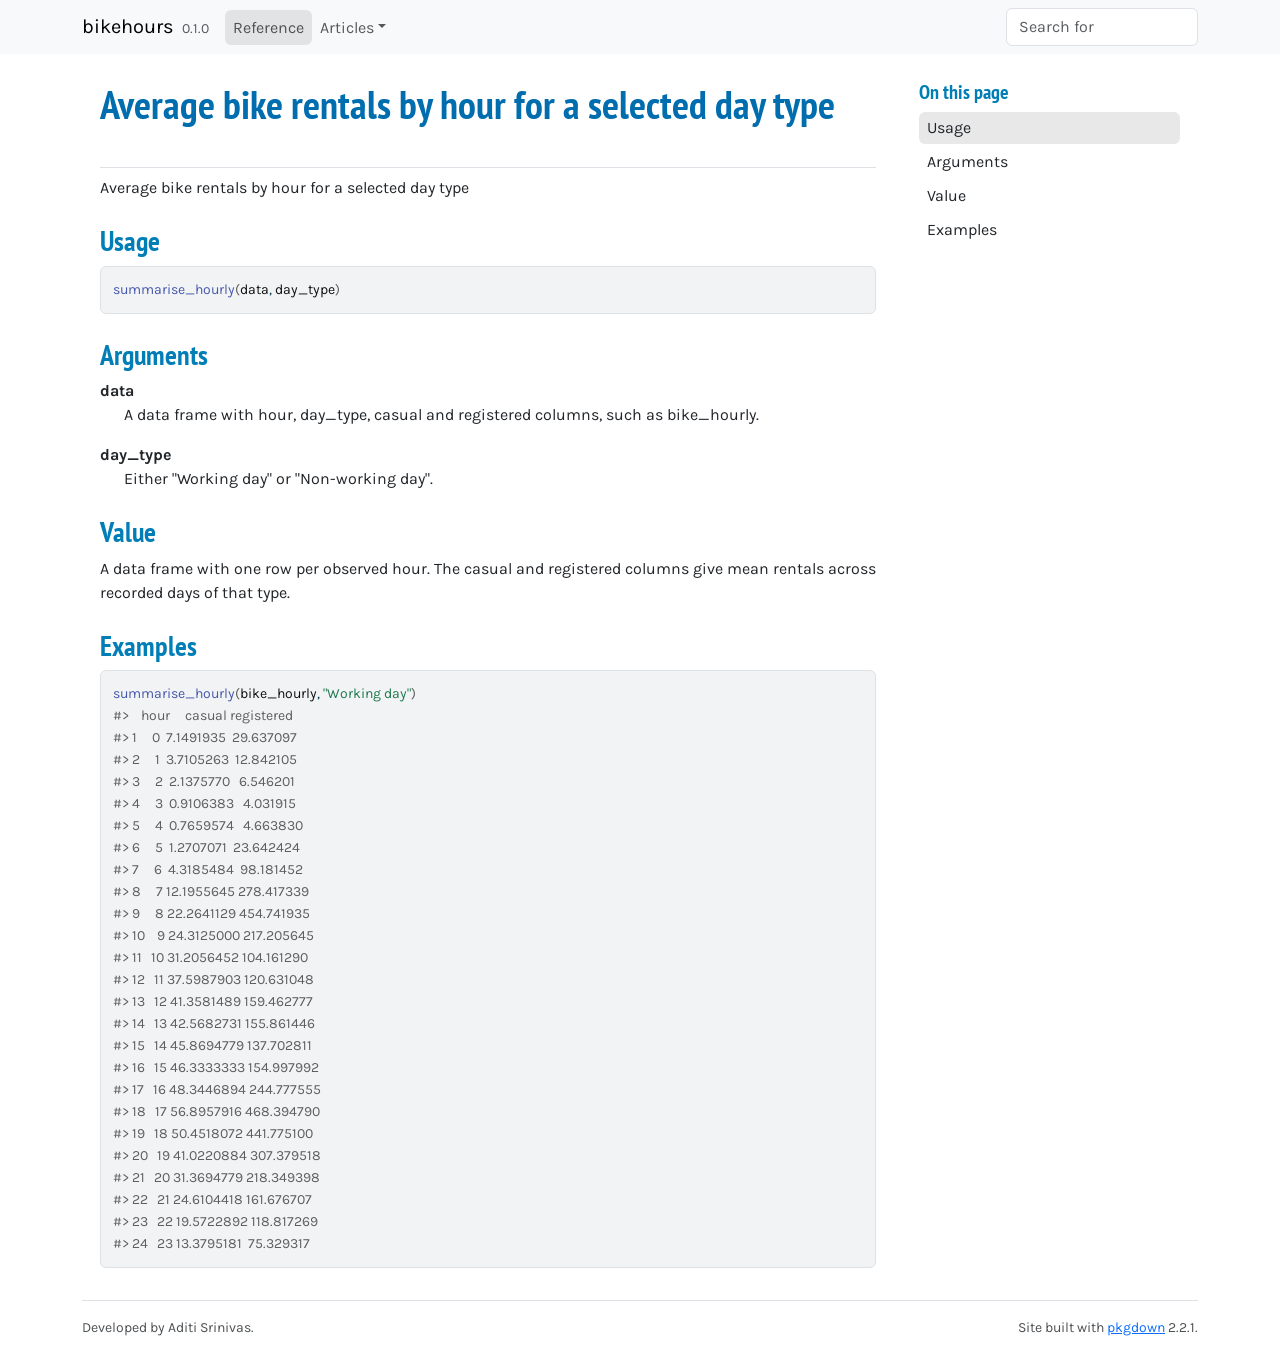
<file: docs/reference/summarise_hourly.html>
<!DOCTYPE html>
<!-- Generated by pkgdown: do not edit by hand --><html lang="en"><head><meta http-equiv="Content-Type" content="text/html; charset=UTF-8"><meta charset="utf-8"><meta http-equiv="X-UA-Compatible" content="IE=edge"><meta name="viewport" content="width=device-width, initial-scale=1, shrink-to-fit=no"><title>Average bike rentals by hour for a selected day type — summarise_hourly • bikehours</title><script src="../deps/jquery-3.6.0/jquery-3.6.0.min.js"></script><meta name="viewport" content="width=device-width, initial-scale=1, shrink-to-fit=no"><link href="../deps/bootstrap-5.3.1/bootstrap.min.css" rel="stylesheet"><script src="../deps/bootstrap-5.3.1/bootstrap.bundle.min.js"></script><link href="../deps/font-awesome-6.5.2/css/all.min.css" rel="stylesheet"><link href="../deps/font-awesome-6.5.2/css/v4-shims.min.css" rel="stylesheet"><script src="../deps/headroom-0.11.0/headroom.min.js"></script><script src="../deps/headroom-0.11.0/jQuery.headroom.min.js"></script><script src="../deps/bootstrap-toc-1.0.1/bootstrap-toc.min.js"></script><script src="../deps/clipboard.js-2.0.11/clipboard.min.js"></script><script src="../deps/search-1.0.0/autocomplete.jquery.min.js"></script><script src="../deps/search-1.0.0/fuse.min.js"></script><script src="../deps/search-1.0.0/mark.min.js"></script><!-- pkgdown --><script src="../pkgdown.js"></script><link href="../extra.css" rel="stylesheet"><meta property="og:title" content="Average bike rentals by hour for a selected day type — summarise_hourly"><meta name="description" content="Average bike rentals by hour for a selected day type"><meta property="og:description" content="Average bike rentals by hour for a selected day type"></head><body>
    <a href="#main" class="visually-hidden-focusable">Skip to contents</a>


    <nav class="navbar navbar-expand-lg fixed-top bg-light" data-bs-theme="light" aria-label="Site navigation"><div class="container">

    <a class="navbar-brand me-2" href="../index.html">bikehours</a>

    <small class="nav-text text-muted me-auto" data-bs-toggle="tooltip" data-bs-placement="bottom" title="">0.1.0</small>


    <button class="navbar-toggler" type="button" data-bs-toggle="collapse" data-bs-target="#navbar" aria-controls="navbar" aria-expanded="false" aria-label="Toggle navigation">
      <span class="navbar-toggler-icon"></span>
    </button>

    <div id="navbar" class="collapse navbar-collapse ms-3">
      <ul class="navbar-nav me-auto"><li class="active nav-item"><a class="nav-link" href="../reference/index.html">Reference</a></li>
<li class="nav-item dropdown">
  <button class="nav-link dropdown-toggle" type="button" id="dropdown-articles" data-bs-toggle="dropdown" aria-expanded="false" aria-haspopup="true">Articles</button>
  <ul class="dropdown-menu" aria-labelledby="dropdown-articles"><li><a class="dropdown-item" href="../articles/bikehours-guide.html">Explore hourly bike rentals</a></li>
  </ul></li>
      </ul><ul class="navbar-nav"><li class="nav-item"><form class="form-inline" role="search">
 <input class="form-control" type="search" name="search-input" id="search-input" autocomplete="off" aria-label="Search site" placeholder="Search for" data-search-index="../search.json"></form></li>
      </ul></div>


  </div>
</nav><div class="container template-reference-topic">
<div class="row">
  <main id="main" class="col-md-9"><div class="page-header">

      <h1>Average bike rentals by hour for a selected day type</h1>

      <div class="d-none name"><code>summarise_hourly.Rd</code></div>
    </div>

    <div class="ref-description section level2">
    <p>Average bike rentals by hour for a selected day type</p>
    </div>

    <div class="section level2">
    <h2 id="ref-usage">Usage<a class="anchor" aria-label="anchor" href="#ref-usage"></a></h2>
    <div class="sourceCode"><pre class="sourceCode r"><code><span><span class="fu">summarise_hourly</span><span class="op">(</span><span class="va">data</span>, <span class="va">day_type</span><span class="op">)</span></span></code></pre></div>
    </div>

    <div class="section level2">
    <h2 id="arguments">Arguments<a class="anchor" aria-label="anchor" href="#arguments"></a></h2>


<dl><dt id="arg-data">data<a class="anchor" aria-label="anchor" href="#arg-data"></a></dt>
<dd><p>A data frame with hour, day_type, casual and registered
columns, such as bike_hourly.</p></dd>


<dt id="arg-day-type">day_type<a class="anchor" aria-label="anchor" href="#arg-day-type"></a></dt>
<dd><p>Either "Working day" or "Non-working day".</p></dd>

</dl></div>
    <div class="section level2">
    <h2 id="value">Value<a class="anchor" aria-label="anchor" href="#value"></a></h2>
    <p>A data frame with one row per observed hour. The casual and
  registered columns give mean rentals across recorded days of that type.</p>
    </div>

    <div class="section level2">
    <h2 id="ref-examples">Examples<a class="anchor" aria-label="anchor" href="#ref-examples"></a></h2>
    <div class="sourceCode"><pre class="sourceCode r"><code><span class="r-in"><span><span class="fu">summarise_hourly</span><span class="op">(</span><span class="va">bike_hourly</span>, <span class="st">"Working day"</span><span class="op">)</span></span></span>
<span class="r-out co"><span class="r-pr">#&gt;</span>    hour     casual registered</span>
<span class="r-out co"><span class="r-pr">#&gt;</span> 1     0  7.1491935  29.637097</span>
<span class="r-out co"><span class="r-pr">#&gt;</span> 2     1  3.7105263  12.842105</span>
<span class="r-out co"><span class="r-pr">#&gt;</span> 3     2  2.1375770   6.546201</span>
<span class="r-out co"><span class="r-pr">#&gt;</span> 4     3  0.9106383   4.031915</span>
<span class="r-out co"><span class="r-pr">#&gt;</span> 5     4  0.7659574   4.663830</span>
<span class="r-out co"><span class="r-pr">#&gt;</span> 6     5  1.2707071  23.642424</span>
<span class="r-out co"><span class="r-pr">#&gt;</span> 7     6  4.3185484  98.181452</span>
<span class="r-out co"><span class="r-pr">#&gt;</span> 8     7 12.1955645 278.417339</span>
<span class="r-out co"><span class="r-pr">#&gt;</span> 9     8 22.2641129 454.741935</span>
<span class="r-out co"><span class="r-pr">#&gt;</span> 10    9 24.3125000 217.205645</span>
<span class="r-out co"><span class="r-pr">#&gt;</span> 11   10 31.2056452 104.161290</span>
<span class="r-out co"><span class="r-pr">#&gt;</span> 12   11 37.5987903 120.631048</span>
<span class="r-out co"><span class="r-pr">#&gt;</span> 13   12 41.3581489 159.462777</span>
<span class="r-out co"><span class="r-pr">#&gt;</span> 14   13 42.5682731 155.861446</span>
<span class="r-out co"><span class="r-pr">#&gt;</span> 15   14 45.8694779 137.702811</span>
<span class="r-out co"><span class="r-pr">#&gt;</span> 16   15 46.3333333 154.997992</span>
<span class="r-out co"><span class="r-pr">#&gt;</span> 17   16 48.3446894 244.777555</span>
<span class="r-out co"><span class="r-pr">#&gt;</span> 18   17 56.8957916 468.394790</span>
<span class="r-out co"><span class="r-pr">#&gt;</span> 19   18 50.4518072 441.775100</span>
<span class="r-out co"><span class="r-pr">#&gt;</span> 20   19 41.0220884 307.379518</span>
<span class="r-out co"><span class="r-pr">#&gt;</span> 21   20 31.3694779 218.349398</span>
<span class="r-out co"><span class="r-pr">#&gt;</span> 22   21 24.6104418 161.676707</span>
<span class="r-out co"><span class="r-pr">#&gt;</span> 23   22 19.5722892 118.817269</span>
<span class="r-out co"><span class="r-pr">#&gt;</span> 24   23 13.3795181  75.329317</span>
</code></pre></div>
    </div>
  </main><aside class="col-md-3"><nav id="toc" aria-label="Table of contents"><h2>On this page</h2>
    </nav></aside></div>


    <footer><div class="pkgdown-footer-left">
  <p>Developed by Aditi Srinivas.</p>
</div>

<div class="pkgdown-footer-right">
  <p>Site built with <a href="https://pkgdown.r-lib.org/" class="external-link">pkgdown</a> 2.2.1.</p>
</div>

    </footer></div>





  </body></html>
</file>
<file: docs/extra.css>
@import url('https://fonts.googleapis.com/css2?family=Karla:ital,wght@0,400;0,700;1,400;1,700&family=PT+Sans+Narrow:wght@400;700&display=swap');

* {
  font-family: 'Karla', sans-serif;
  font-weight: 400;
}

h1, h2, h3, h4, h5, h6 {
  font-family: "PT Sans Narrow", sans-serif;
  font-weight: 700;
  color: #027EB6;
}

h1 {
    color: #006DAE;
}

@media print {
  h1, h2, h3 {
    break-after: avoid-page;
    page-break-after: avoid;
  }

  h1 + p, h2 + p, h3 + p {
    break-before: avoid-page;
    page-break-before: avoid;
  }
}
</file>
<file: docs/deps/font-awesome-6.5.2/css/v4-shims.min.css>
/*!
 * Font Awesome Free 6.5.2 by @fontawesome - https://fontawesome.com
 * License - https://fontawesome.com/license/free (Icons: CC BY 4.0, Fonts: SIL OFL 1.1, Code: MIT License)
 * Copyright 2024 Fonticons, Inc.
 */
.fa.fa-glass:before{content:"\f000"}.fa.fa-envelope-o{font-family:"Font Awesome 6 Free";font-weight:400}.fa.fa-envelope-o:before{content:"\f0e0"}.fa.fa-star-o{font-family:"Font Awesome 6 Free";font-weight:400}.fa.fa-star-o:before{content:"\f005"}.fa.fa-close:before,.fa.fa-remove:before{content:"\f00d"}.fa.fa-gear:before{content:"\f013"}.fa.fa-trash-o{font-family:"Font Awesome 6 Free";font-weight:400}.fa.fa-trash-o:before{content:"\f2ed"}.fa.fa-home:before{content:"\f015"}.fa.fa-file-o{font-family:"Font Awesome 6 Free";font-weight:400}.fa.fa-file-o:before{content:"\f15b"}.fa.fa-clock-o{font-family:"Font Awesome 6 Free";font-weight:400}.fa.fa-clock-o:before{content:"\f017"}.fa.fa-arrow-circle-o-down{font-family:"Font Awesome 6 Free";font-weight:400}.fa.fa-arrow-circle-o-down:before{content:"\f358"}.fa.fa-arrow-circle-o-up{font-family:"Font Awesome 6 Free";font-weight:400}.fa.fa-arrow-circle-o-up:before{content:"\f35b"}.fa.fa-play-circle-o{font-family:"Font Awesome 6 Free";font-weight:400}.fa.fa-play-circle-o:before{content:"\f144"}.fa.fa-repeat:before,.fa.fa-rotate-right:before{content:"\f01e"}.fa.fa-refresh:before{content:"\f021"}.fa.fa-list-alt{font-family:"Font Awesome 6 Free";font-weight:400}.fa.fa-list-alt:before{content:"\f022"}.fa.fa-dedent:before{content:"\f03b"}.fa.fa-video-camera:before{content:"\f03d"}.fa.fa-picture-o{font-family:"Font Awesome 6 Free";font-weight:400}.fa.fa-picture-o:before{content:"\f03e"}.fa.fa-photo{font-family:"Font Awesome 6 Free";font-weight:400}.fa.fa-photo:before{content:"\f03e"}.fa.fa-image{font-family:"Font Awesome 6 Free";font-weight:400}.fa.fa-image:before{content:"\f03e"}.fa.fa-map-marker:before{content:"\f3c5"}.fa.fa-pencil-square-o{font-family:"Font Awesome 6 Free";font-weight:400}.fa.fa-pencil-square-o:before{content:"\f044"}.fa.fa-edit{font-family:"Font Awesome 6 Free";font-weight:400}.fa.fa-edit:before{content:"\f044"}.fa.fa-share-square-o:before{content:"\f14d"}.fa.fa-check-square-o{font-family:"Font Awesome 6 Free";font-weight:400}.fa.fa-check-square-o:before{content:"\f14a"}.fa.fa-arrows:before{content:"\f0b2"}.fa.fa-times-circle-o{font-family:"Font Awesome 6 Free";font-weight:400}.fa.fa-times-circle-o:before{content:"\f057"}.fa.fa-check-circle-o{font-family:"Font Awesome 6 Free";font-weight:400}.fa.fa-check-circle-o:before{content:"\f058"}.fa.fa-mail-forward:before{content:"\f064"}.fa.fa-expand:before{content:"\f424"}.fa.fa-compress:before{content:"\f422"}.fa.fa-eye,.fa.fa-eye-slash{font-family:"Font Awesome 6 Free";font-weight:400}.fa.fa-warning:before{content:"\f071"}.fa.fa-calendar:before{content:"\f073"}.fa.fa-arrows-v:before{content:"\f338"}.fa.fa-arrows-h:before{content:"\f337"}.fa.fa-bar-chart-o:before,.fa.fa-bar-chart:before{content:"\e0e3"}.fa.fa-twitter-square{font-family:"Font Awesome 6 Brands";font-weight:400}.fa.fa-twitter-square:before{content:"\f081"}.fa.fa-facebook-square{font-family:"Font Awesome 6 Brands";font-weight:400}.fa.fa-facebook-square:before{content:"\f082"}.fa.fa-gears:before{content:"\f085"}.fa.fa-thumbs-o-up{font-family:"Font Awesome 6 Free";font-weight:400}.fa.fa-thumbs-o-up:before{content:"\f164"}.fa.fa-thumbs-o-down{font-family:"Font Awesome 6 Free";font-weight:400}.fa.fa-thumbs-o-down:before{content:"\f165"}.fa.fa-heart-o{font-family:"Font Awesome 6 Free";font-weight:400}.fa.fa-heart-o:before{content:"\f004"}.fa.fa-sign-out:before{content:"\f2f5"}.fa.fa-linkedin-square{font-family:"Font Awesome 6 Brands";font-weight:400}.fa.fa-linkedin-square:before{content:"\f08c"}.fa.fa-thumb-tack:before{content:"\f08d"}.fa.fa-external-link:before{content:"\f35d"}.fa.fa-sign-in:before{content:"\f2f6"}.fa.fa-github-square{font-family:"Font Awesome 6 Brands";font-weight:400}.fa.fa-github-square:before{content:"\f092"}.fa.fa-lemon-o{font-family:"Font Awesome 6 Free";font-weight:400}.fa.fa-lemon-o:before{content:"\f094"}.fa.fa-square-o{font-family:"Font Awesome 6 Free";font-weight:400}.fa.fa-square-o:before{content:"\f0c8"}.fa.fa-bookmark-o{font-family:"Font Awesome 6 Free";font-weight:400}.fa.fa-bookmark-o:before{content:"\f02e"}.fa.fa-facebook,.fa.fa-twitter{font-family:"Font Awesome 6 Brands";font-weight:400}.fa.fa-facebook:before{content:"\f39e"}.fa.fa-facebook-f{font-family:"Font Awesome 6 Brands";font-weight:400}.fa.fa-facebook-f:before{content:"\f39e"}.fa.fa-github{font-family:"Font Awesome 6 Brands";font-weight:400}.fa.fa-credit-card{font-family:"Font Awesome 6 Free";font-weight:400}.fa.fa-feed:before{content:"\f09e"}.fa.fa-hdd-o{font-family:"Font Awesome 6 Free";font-weight:400}.fa.fa-hdd-o:before{content:"\f0a0"}.fa.fa-hand-o-right{font-family:"Font Awesome 6 Free";font-weight:400}.fa.fa-hand-o-right:before{content:"\f0a4"}.fa.fa-hand-o-left{font-family:"Font Awesome 6 Free";font-weight:400}.fa.fa-hand-o-left:before{content:"\f0a5"}.fa.fa-hand-o-up{font-family:"Font Awesome 6 Free";font-weight:400}.fa.fa-hand-o-up:before{content:"\f0a6"}.fa.fa-hand-o-down{font-family:"Font Awesome 6 Free";font-weight:400}.fa.fa-hand-o-down:before{content:"\f0a7"}.fa.fa-globe:before{content:"\f57d"}.fa.fa-tasks:before{content:"\f828"}.fa.fa-arrows-alt:before{content:"\f31e"}.fa.fa-group:before{content:"\f0c0"}.fa.fa-chain:before{content:"\f0c1"}.fa.fa-cut:before{content:"\f0c4"}.fa.fa-files-o{font-family:"Font Awesome 6 Free";font-weight:400}.fa.fa-files-o:before{content:"\f0c5"}.fa.fa-floppy-o{font-family:"Font Awesome 6 Free";font-weight:400}.fa.fa-floppy-o:before{content:"\f0c7"}.fa.fa-save{font-family:"Font Awesome 6 Free";font-weight:400}.fa.fa-save:before{content:"\f0c7"}.fa.fa-navicon:before,.fa.fa-reorder:before{content:"\f0c9"}.fa.fa-magic:before{content:"\e2ca"}.fa.fa-pinterest,.fa.fa-pinterest-square{font-family:"Font Awesome 6 Brands";font-weight:400}.fa.fa-pinterest-square:before{content:"\f0d3"}.fa.fa-google-plus-square{font-family:"Font Awesome 6 Brands";font-weight:400}.fa.fa-google-plus-square:before{content:"\f0d4"}.fa.fa-google-plus{font-family:"Font Awesome 6 Brands";font-weight:400}.fa.fa-google-plus:before{content:"\f0d5"}.fa.fa-money:before{content:"\f3d1"}.fa.fa-unsorted:before{content:"\f0dc"}.fa.fa-sort-desc:before{content:"\f0dd"}.fa.fa-sort-asc:before{content:"\f0de"}.fa.fa-linkedin{font-family:"Font Awesome 6 Brands";font-weight:400}.fa.fa-linkedin:before{content:"\f0e1"}.fa.fa-rotate-left:before{content:"\f0e2"}.fa.fa-legal:before{content:"\f0e3"}.fa.fa-dashboard:before,.fa.fa-tachometer:before{content:"\f625"}.fa.fa-comment-o{font-family:"Font Awesome 6 Free";font-weight:400}.fa.fa-comment-o:before{content:"\f075"}.fa.fa-comments-o{font-family:"Font Awesome 6 Free";font-weight:400}.fa.fa-comments-o:before{content:"\f086"}.fa.fa-flash:before{content:"\f0e7"}.fa.fa-clipboard:before{content:"\f0ea"}.fa.fa-lightbulb-o{font-family:"Font Awesome 6 Free";font-weight:400}.fa.fa-lightbulb-o:before{content:"\f0eb"}.fa.fa-exchange:before{content:"\f362"}.fa.fa-cloud-download:before{content:"\f0ed"}.fa.fa-cloud-upload:before{content:"\f0ee"}.fa.fa-bell-o{font-family:"Font Awesome 6 Free";font-weight:400}.fa.fa-bell-o:before{content:"\f0f3"}.fa.fa-cutlery:before{content:"\f2e7"}.fa.fa-file-text-o{font-family:"Font Awesome 6 Free";font-weight:400}.fa.fa-file-text-o:before{content:"\f15c"}.fa.fa-building-o{font-family:"Font Awesome 6 Free";font-weight:400}.fa.fa-building-o:before{content:"\f1ad"}.fa.fa-hospital-o{font-family:"Font Awesome 6 Free";font-weight:400}.fa.fa-hospital-o:before{content:"\f0f8"}.fa.fa-tablet:before{content:"\f3fa"}.fa.fa-mobile-phone:before,.fa.fa-mobile:before{content:"\f3cd"}.fa.fa-circle-o{font-family:"Font Awesome 6 Free";font-weight:400}.fa.fa-circle-o:before{content:"\f111"}.fa.fa-mail-reply:before{content:"\f3e5"}.fa.fa-github-alt{font-family:"Font Awesome 6 Brands";font-weight:400}.fa.fa-folder-o{font-family:"Font Awesome 6 Free";font-weight:400}.fa.fa-folder-o:before{content:"\f07b"}.fa.fa-folder-open-o{font-family:"Font Awesome 6 Free";font-weight:400}.fa.fa-folder-open-o:before{content:"\f07c"}.fa.fa-smile-o{font-family:"Font Awesome 6 Free";font-weight:400}.fa.fa-smile-o:before{content:"\f118"}.fa.fa-frown-o{font-family:"Font Awesome 6 Free";font-weight:400}.fa.fa-frown-o:before{content:"\f119"}.fa.fa-meh-o{font-family:"Font Awesome 6 Free";font-weight:400}.fa.fa-meh-o:before{content:"\f11a"}.fa.fa-keyboard-o{font-family:"Font Awesome 6 Free";font-weight:400}.fa.fa-keyboard-o:before{content:"\f11c"}.fa.fa-flag-o{font-family:"Font Awesome 6 Free";font-weight:400}.fa.fa-flag-o:before{content:"\f024"}.fa.fa-mail-reply-all:before{content:"\f122"}.fa.fa-star-half-o{font-family:"Font Awesome 6 Free";font-weight:400}.fa.fa-star-half-o:before{content:"\f5c0"}.fa.fa-star-half-empty{font-family:"Font Awesome 6 Free";font-weight:400}.fa.fa-star-half-empty:before{content:"\f5c0"}.fa.fa-star-half-full{font-family:"Font Awesome 6 Free";font-weight:400}.fa.fa-star-half-full:before{content:"\f5c0"}.fa.fa-code-fork:before{content:"\f126"}.fa.fa-chain-broken:before,.fa.fa-unlink:before{content:"\f127"}.fa.fa-calendar-o{font-family:"Font Awesome 6 Free";font-weight:400}.fa.fa-calendar-o:before{content:"\f133"}.fa.fa-css3,.fa.fa-html5,.fa.fa-maxcdn{font-family:"Font Awesome 6 Brands";font-weight:400}.fa.fa-unlock-alt:before{content:"\f09c"}.fa.fa-minus-square-o{font-family:"Font Awesome 6 Free";font-weight:400}.fa.fa-minus-square-o:before{content:"\f146"}.fa.fa-level-up:before{content:"\f3bf"}.fa.fa-level-down:before{content:"\f3be"}.fa.fa-pencil-square:before{content:"\f14b"}.fa.fa-external-link-square:before{content:"\f360"}.fa.fa-compass{font-family:"Font Awesome 6 Free";font-weight:400}.fa.fa-caret-square-o-down{font-family:"Font Awesome 6 Free";font-weight:400}.fa.fa-caret-square-o-down:before{content:"\f150"}.fa.fa-toggle-down{font-family:"Font Awesome 6 Free";font-weight:400}.fa.fa-toggle-down:before{content:"\f150"}.fa.fa-caret-square-o-up{font-family:"Font Awesome 6 Free";font-weight:400}.fa.fa-caret-square-o-up:before{content:"\f151"}.fa.fa-toggle-up{font-family:"Font Awesome 6 Free";font-weight:400}.fa.fa-toggle-up:before{content:"\f151"}.fa.fa-caret-square-o-right{font-family:"Font Awesome 6 Free";font-weight:400}.fa.fa-caret-square-o-right:before{content:"\f152"}.fa.fa-toggle-right{font-family:"Font Awesome 6 Free";font-weight:400}.fa.fa-toggle-right:before{content:"\f152"}.fa.fa-eur:before,.fa.fa-euro:before{content:"\f153"}.fa.fa-gbp:before{content:"\f154"}.fa.fa-dollar:before,.fa.fa-usd:before{content:"\24"}.fa.fa-inr:before,.fa.fa-rupee:before{content:"\e1bc"}.fa.fa-cny:before,.fa.fa-jpy:before,.fa.fa-rmb:before,.fa.fa-yen:before{content:"\f157"}.fa.fa-rouble:before,.fa.fa-rub:before,.fa.fa-ruble:before{content:"\f158"}.fa.fa-krw:before,.fa.fa-won:before{content:"\f159"}.fa.fa-bitcoin,.fa.fa-btc{font-family:"Font Awesome 6 Brands";font-weight:400}.fa.fa-bitcoin:before{content:"\f15a"}.fa.fa-file-text:before{content:"\f15c"}.fa.fa-sort-alpha-asc:before{content:"\f15d"}.fa.fa-sort-alpha-desc:before{content:"\f881"}.fa.fa-sort-amount-asc:before{content:"\f884"}.fa.fa-sort-amount-desc:before{content:"\f160"}.fa.fa-sort-numeric-asc:before{content:"\f162"}.fa.fa-sort-numeric-desc:before{content:"\f886"}.fa.fa-youtube-square{font-family:"Font Awesome 6 Brands";font-weight:400}.fa.fa-youtube-square:before{content:"\f431"}.fa.fa-xing,.fa.fa-xing-square,.fa.fa-youtube{font-family:"Font Awesome 6 Brands";font-weight:400}.fa.fa-xing-square:before{content:"\f169"}.fa.fa-youtube-play{font-family:"Font Awesome 6 Brands";font-weight:400}.fa.fa-youtube-play:before{content:"\f167"}.fa.fa-adn,.fa.fa-bitbucket,.fa.fa-bitbucket-square,.fa.fa-dropbox,.fa.fa-flickr,.fa.fa-instagram,.fa.fa-stack-overflow{font-family:"Font Awesome 6 Brands";font-weight:400}.fa.fa-bitbucket-square:before{content:"\f171"}.fa.fa-tumblr,.fa.fa-tumblr-square{font-family:"Font Awesome 6 Brands";font-weight:400}.fa.fa-tumblr-square:before{content:"\f174"}.fa.fa-long-arrow-down:before{content:"\f309"}.fa.fa-long-arrow-up:before{content:"\f30c"}.fa.fa-long-arrow-left:before{content:"\f30a"}.fa.fa-long-arrow-right:before{content:"\f30b"}.fa.fa-android,.fa.fa-apple,.fa.fa-dribbble,.fa.fa-foursquare,.fa.fa-gittip,.fa.fa-gratipay,.fa.fa-linux,.fa.fa-skype,.fa.fa-trello,.fa.fa-windows{font-family:"Font Awesome 6 Brands";font-weight:400}.fa.fa-gittip:before{content:"\f184"}.fa.fa-sun-o{font-family:"Font Awesome 6 Free";font-weight:400}.fa.fa-sun-o:before{content:"\f185"}.fa.fa-moon-o{font-family:"Font Awesome 6 Free";font-weight:400}.fa.fa-moon-o:before{content:"\f186"}.fa.fa-pagelines,.fa.fa-renren,.fa.fa-stack-exchange,.fa.fa-vk,.fa.fa-weibo{font-family:"Font Awesome 6 Brands";font-weight:400}.fa.fa-arrow-circle-o-right{font-family:"Font Awesome 6 Free";font-weight:400}.fa.fa-arrow-circle-o-right:before{content:"\f35a"}.fa.fa-arrow-circle-o-left{font-family:"Font Awesome 6 Free";font-weight:400}.fa.fa-arrow-circle-o-left:before{content:"\f359"}.fa.fa-caret-square-o-left{font-family:"Font Awesome 6 Free";font-weight:400}.fa.fa-caret-square-o-left:before{content:"\f191"}.fa.fa-toggle-left{font-family:"Font Awesome 6 Free";font-weight:400}.fa.fa-toggle-left:before{content:"\f191"}.fa.fa-dot-circle-o{font-family:"Font Awesome 6 Free";font-weight:400}.fa.fa-dot-circle-o:before{content:"\f192"}.fa.fa-vimeo-square{font-family:"Font Awesome 6 Brands";font-weight:400}.fa.fa-vimeo-square:before{content:"\f194"}.fa.fa-try:before,.fa.fa-turkish-lira:before{content:"\e2bb"}.fa.fa-plus-square-o{font-family:"Font Awesome 6 Free";font-weight:400}.fa.fa-plus-square-o:before{content:"\f0fe"}.fa.fa-openid,.fa.fa-slack,.fa.fa-wordpress{font-family:"Font Awesome 6 Brands";font-weight:400}.fa.fa-bank:before,.fa.fa-institution:before{content:"\f19c"}.fa.fa-mortar-board:before{content:"\f19d"}.fa.fa-google,.fa.fa-reddit,.fa.fa-reddit-square,.fa.fa-yahoo{font-family:"Font Awesome 6 Brands";font-weight:400}.fa.fa-reddit-square:before{content:"\f1a2"}.fa.fa-behance,.fa.fa-behance-square,.fa.fa-delicious,.fa.fa-digg,.fa.fa-drupal,.fa.fa-joomla,.fa.fa-pied-piper-alt,.fa.fa-pied-piper-pp,.fa.fa-stumbleupon,.fa.fa-stumbleupon-circle{font-family:"Font Awesome 6 Brands";font-weight:400}.fa.fa-behance-square:before{content:"\f1b5"}.fa.fa-steam,.fa.fa-steam-square{font-family:"Font Awesome 6 Brands";font-weight:400}.fa.fa-steam-square:before{content:"\f1b7"}.fa.fa-automobile:before{content:"\f1b9"}.fa.fa-cab:before{content:"\f1ba"}.fa.fa-deviantart,.fa.fa-soundcloud,.fa.fa-spotify{font-family:"Font Awesome 6 Brands";font-weight:400}.fa.fa-file-pdf-o{font-family:"Font Awesome 6 Free";font-weight:400}.fa.fa-file-pdf-o:before{content:"\f1c1"}.fa.fa-file-word-o{font-family:"Font Awesome 6 Free";font-weight:400}.fa.fa-file-word-o:before{content:"\f1c2"}.fa.fa-file-excel-o{font-family:"Font Awesome 6 Free";font-weight:400}.fa.fa-file-excel-o:before{content:"\f1c3"}.fa.fa-file-powerpoint-o{font-family:"Font Awesome 6 Free";font-weight:400}.fa.fa-file-powerpoint-o:before{content:"\f1c4"}.fa.fa-file-image-o{font-family:"Font Awesome 6 Free";font-weight:400}.fa.fa-file-image-o:before{content:"\f1c5"}.fa.fa-file-photo-o{font-family:"Font Awesome 6 Free";font-weight:400}.fa.fa-file-photo-o:before{content:"\f1c5"}.fa.fa-file-picture-o{font-family:"Font Awesome 6 Free";font-weight:400}.fa.fa-file-picture-o:before{content:"\f1c5"}.fa.fa-file-archive-o{font-family:"Font Awesome 6 Free";font-weight:400}.fa.fa-file-archive-o:before{content:"\f1c6"}.fa.fa-file-zip-o{font-family:"Font Awesome 6 Free";font-weight:400}.fa.fa-file-zip-o:before{content:"\f1c6"}.fa.fa-file-audio-o{font-family:"Font Awesome 6 Free";font-weight:400}.fa.fa-file-audio-o:before{content:"\f1c7"}.fa.fa-file-sound-o{font-family:"Font Awesome 6 Free";font-weight:400}.fa.fa-file-sound-o:before{content:"\f1c7"}.fa.fa-file-video-o{font-family:"Font Awesome 6 Free";font-weight:400}.fa.fa-file-video-o:before{content:"\f1c8"}.fa.fa-file-movie-o{font-family:"Font Awesome 6 Free";font-weight:400}.fa.fa-file-movie-o:before{content:"\f1c8"}.fa.fa-file-code-o{font-family:"Font Awesome 6 Free";font-weight:400}.fa.fa-file-code-o:before{content:"\f1c9"}.fa.fa-codepen,.fa.fa-jsfiddle,.fa.fa-vine{font-family:"Font Awesome 6 Brands";font-weight:400}.fa.fa-life-bouy:before,.fa.fa-life-buoy:before,.fa.fa-life-saver:before,.fa.fa-support:before{content:"\f1cd"}.fa.fa-circle-o-notch:before{content:"\f1ce"}.fa.fa-ra,.fa.fa-rebel{font-family:"Font Awesome 6 Brands";font-weight:400}.fa.fa-ra:before{content:"\f1d0"}.fa.fa-resistance{font-family:"Font Awesome 6 Brands";font-weight:400}.fa.fa-resistance:before{content:"\f1d0"}.fa.fa-empire,.fa.fa-ge{font-family:"Font Awesome 6 Brands";font-weight:400}.fa.fa-ge:before{content:"\f1d1"}.fa.fa-git-square{font-family:"Font Awesome 6 Brands";font-weight:400}.fa.fa-git-square:before{content:"\f1d2"}.fa.fa-git,.fa.fa-hacker-news,.fa.fa-y-combinator-square{font-family:"Font Awesome 6 Brands";font-weight:400}.fa.fa-y-combinator-square:before{content:"\f1d4"}.fa.fa-yc-square{font-family:"Font Awesome 6 Brands";font-weight:400}.fa.fa-yc-square:before{content:"\f1d4"}.fa.fa-qq,.fa.fa-tencent-weibo,.fa.fa-wechat,.fa.fa-weixin{font-family:"Font Awesome 6 Brands";font-weight:400}.fa.fa-wechat:before{content:"\f1d7"}.fa.fa-send:before{content:"\f1d8"}.fa.fa-paper-plane-o{font-family:"Font Awesome 6 Free";font-weight:400}.fa.fa-paper-plane-o:before{content:"\f1d8"}.fa.fa-send-o{font-family:"Font Awesome 6 Free";font-weight:400}.fa.fa-send-o:before{content:"\f1d8"}.fa.fa-circle-thin{font-family:"Font Awesome 6 Free";font-weight:400}.fa.fa-circle-thin:before{content:"\f111"}.fa.fa-header:before{content:"\f1dc"}.fa.fa-futbol-o{font-family:"Font Awesome 6 Free";font-weight:400}.fa.fa-futbol-o:before{content:"\f1e3"}.fa.fa-soccer-ball-o{font-family:"Font Awesome 6 Free";font-weight:400}.fa.fa-soccer-ball-o:before{content:"\f1e3"}.fa.fa-slideshare,.fa.fa-twitch,.fa.fa-yelp{font-family:"Font Awesome 6 Brands";font-weight:400}.fa.fa-newspaper-o{font-family:"Font Awesome 6 Free";font-weight:400}.fa.fa-newspaper-o:before{content:"\f1ea"}.fa.fa-cc-amex,.fa.fa-cc-discover,.fa.fa-cc-mastercard,.fa.fa-cc-paypal,.fa.fa-cc-stripe,.fa.fa-cc-visa,.fa.fa-google-wallet,.fa.fa-paypal{font-family:"Font Awesome 6 Brands";font-weight:400}.fa.fa-bell-slash-o{font-family:"Font Awesome 6 Free";font-weight:400}.fa.fa-bell-slash-o:before{content:"\f1f6"}.fa.fa-trash:before{content:"\f2ed"}.fa.fa-copyright{font-family:"Font Awesome 6 Free";font-weight:400}.fa.fa-eyedropper:before{content:"\f1fb"}.fa.fa-area-chart:before{content:"\f1fe"}.fa.fa-pie-chart:before{content:"\f200"}.fa.fa-line-chart:before{content:"\f201"}.fa.fa-lastfm,.fa.fa-lastfm-square{font-family:"Font Awesome 6 Brands";font-weight:400}.fa.fa-lastfm-square:before{content:"\f203"}.fa.fa-angellist,.fa.fa-ioxhost{font-family:"Font Awesome 6 Brands";font-weight:400}.fa.fa-cc{font-family:"Font Awesome 6 Free";font-weight:400}.fa.fa-cc:before{content:"\f20a"}.fa.fa-ils:before,.fa.fa-shekel:before,.fa.fa-sheqel:before{content:"\f20b"}.fa.fa-buysellads,.fa.fa-connectdevelop,.fa.fa-dashcube,.fa.fa-forumbee,.fa.fa-leanpub,.fa.fa-sellsy,.fa.fa-shirtsinbulk,.fa.fa-simplybuilt,.fa.fa-skyatlas{font-family:"Font Awesome 6 Brands";font-weight:400}.fa.fa-diamond{font-family:"Font Awesome 6 Free";font-weight:400}.fa.fa-diamond:before{content:"\f3a5"}.fa.fa-intersex:before,.fa.fa-transgender:before{content:"\f224"}.fa.fa-transgender-alt:before{content:"\f225"}.fa.fa-facebook-official{font-family:"Font Awesome 6 Brands";font-weight:400}.fa.fa-facebook-official:before{content:"\f09a"}.fa.fa-pinterest-p,.fa.fa-whatsapp{font-family:"Font Awesome 6 Brands";font-weight:400}.fa.fa-hotel:before{content:"\f236"}.fa.fa-medium,.fa.fa-viacoin,.fa.fa-y-combinator,.fa.fa-yc{font-family:"Font Awesome 6 Brands";font-weight:400}.fa.fa-yc:before{content:"\f23b"}.fa.fa-expeditedssl,.fa.fa-opencart,.fa.fa-optin-monster{font-family:"Font Awesome 6 Brands";font-weight:400}.fa.fa-battery-4:before,.fa.fa-battery:before{content:"\f240"}.fa.fa-battery-3:before{content:"\f241"}.fa.fa-battery-2:before{content:"\f242"}.fa.fa-battery-1:before{content:"\f243"}.fa.fa-battery-0:before{content:"\f244"}.fa.fa-object-group,.fa.fa-object-ungroup,.fa.fa-sticky-note-o{font-family:"Font Awesome 6 Free";font-weight:400}.fa.fa-sticky-note-o:before{content:"\f249"}.fa.fa-cc-diners-club,.fa.fa-cc-jcb{font-family:"Font Awesome 6 Brands";font-weight:400}.fa.fa-clone{font-family:"Font Awesome 6 Free";font-weight:400}.fa.fa-hourglass-o:before{content:"\f254"}.fa.fa-hourglass-1:before{content:"\f251"}.fa.fa-hourglass-2:before{content:"\f252"}.fa.fa-hourglass-3:before{content:"\f253"}.fa.fa-hand-rock-o{font-family:"Font Awesome 6 Free";font-weight:400}.fa.fa-hand-rock-o:before{content:"\f255"}.fa.fa-hand-grab-o{font-family:"Font Awesome 6 Free";font-weight:400}.fa.fa-hand-grab-o:before{content:"\f255"}.fa.fa-hand-paper-o{font-family:"Font Awesome 6 Free";font-weight:400}.fa.fa-hand-paper-o:before{content:"\f256"}.fa.fa-hand-stop-o{font-family:"Font Awesome 6 Free";font-weight:400}.fa.fa-hand-stop-o:before{content:"\f256"}.fa.fa-hand-scissors-o{font-family:"Font Awesome 6 Free";font-weight:400}.fa.fa-hand-scissors-o:before{content:"\f257"}.fa.fa-hand-lizard-o{font-family:"Font Awesome 6 Free";font-weight:400}.fa.fa-hand-lizard-o:before{content:"\f258"}.fa.fa-hand-spock-o{font-family:"Font Awesome 6 Free";font-weight:400}.fa.fa-hand-spock-o:before{content:"\f259"}.fa.fa-hand-pointer-o{font-family:"Font Awesome 6 Free";font-weight:400}.fa.fa-hand-pointer-o:before{content:"\f25a"}.fa.fa-hand-peace-o{font-family:"Font Awesome 6 Free";font-weight:400}.fa.fa-hand-peace-o:before{content:"\f25b"}.fa.fa-registered{font-family:"Font Awesome 6 Free";font-weight:400}.fa.fa-creative-commons,.fa.fa-gg,.fa.fa-gg-circle,.fa.fa-odnoklassniki,.fa.fa-odnoklassniki-square{font-family:"Font Awesome 6 Brands";font-weight:400}.fa.fa-odnoklassniki-square:before{content:"\f264"}.fa.fa-chrome,.fa.fa-firefox,.fa.fa-get-pocket,.fa.fa-internet-explorer,.fa.fa-opera,.fa.fa-safari,.fa.fa-wikipedia-w{font-family:"Font Awesome 6 Brands";font-weight:400}.fa.fa-television:before{content:"\f26c"}.fa.fa-500px,.fa.fa-amazon,.fa.fa-contao{font-family:"Font Awesome 6 Brands";font-weight:400}.fa.fa-calendar-plus-o{font-family:"Font Awesome 6 Free";font-weight:400}.fa.fa-calendar-plus-o:before{content:"\f271"}.fa.fa-calendar-minus-o{font-family:"Font Awesome 6 Free";font-weight:400}.fa.fa-calendar-minus-o:before{content:"\f272"}.fa.fa-calendar-times-o{font-family:"Font Awesome 6 Free";font-weight:400}.fa.fa-calendar-times-o:before{content:"\f273"}.fa.fa-calendar-check-o{font-family:"Font Awesome 6 Free";font-weight:400}.fa.fa-calendar-check-o:before{content:"\f274"}.fa.fa-map-o{font-family:"Font Awesome 6 Free";font-weight:400}.fa.fa-map-o:before{content:"\f279"}.fa.fa-commenting:before{content:"\f4ad"}.fa.fa-commenting-o{font-family:"Font Awesome 6 Free";font-weight:400}.fa.fa-commenting-o:before{content:"\f4ad"}.fa.fa-houzz,.fa.fa-vimeo{font-family:"Font Awesome 6 Brands";font-weight:400}.fa.fa-vimeo:before{content:"\f27d"}.fa.fa-black-tie,.fa.fa-edge,.fa.fa-fonticons,.fa.fa-reddit-alien{font-family:"Font Awesome 6 Brands";font-weight:400}.fa.fa-credit-card-alt:before{content:"\f09d"}.fa.fa-codiepie,.fa.fa-fort-awesome,.fa.fa-mixcloud,.fa.fa-modx,.fa.fa-product-hunt,.fa.fa-scribd,.fa.fa-usb{font-family:"Font Awesome 6 Brands";font-weight:400}.fa.fa-pause-circle-o{font-family:"Font Awesome 6 Free";font-weight:400}.fa.fa-pause-circle-o:before{content:"\f28b"}.fa.fa-stop-circle-o{font-family:"Font Awesome 6 Free";font-weight:400}.fa.fa-stop-circle-o:before{content:"\f28d"}.fa.fa-bluetooth,.fa.fa-bluetooth-b,.fa.fa-envira,.fa.fa-gitlab,.fa.fa-wheelchair-alt,.fa.fa-wpbeginner,.fa.fa-wpforms{font-family:"Font Awesome 6 Brands";font-weight:400}.fa.fa-wheelchair-alt:before{content:"\f368"}.fa.fa-question-circle-o{font-family:"Font Awesome 6 Free";font-weight:400}.fa.fa-question-circle-o:before{content:"\f059"}.fa.fa-volume-control-phone:before{content:"\f2a0"}.fa.fa-asl-interpreting:before{content:"\f2a3"}.fa.fa-deafness:before,.fa.fa-hard-of-hearing:before{content:"\f2a4"}.fa.fa-glide,.fa.fa-glide-g{font-family:"Font Awesome 6 Brands";font-weight:400}.fa.fa-signing:before{content:"\f2a7"}.fa.fa-viadeo,.fa.fa-viadeo-square{font-family:"Font Awesome 6 Brands";font-weight:400}.fa.fa-viadeo-square:before{content:"\f2aa"}.fa.fa-snapchat,.fa.fa-snapchat-ghost{font-family:"Font Awesome 6 Brands";font-weight:400}.fa.fa-snapchat-ghost:before{content:"\f2ab"}.fa.fa-snapchat-square{font-family:"Font Awesome 6 Brands";font-weight:400}.fa.fa-snapchat-square:before{content:"\f2ad"}.fa.fa-first-order,.fa.fa-google-plus-official,.fa.fa-pied-piper,.fa.fa-themeisle,.fa.fa-yoast{font-family:"Font Awesome 6 Brands";font-weight:400}.fa.fa-google-plus-official:before{content:"\f2b3"}.fa.fa-google-plus-circle{font-family:"Font Awesome 6 Brands";font-weight:400}.fa.fa-google-plus-circle:before{content:"\f2b3"}.fa.fa-fa,.fa.fa-font-awesome{font-family:"Font Awesome 6 Brands";font-weight:400}.fa.fa-fa:before{content:"\f2b4"}.fa.fa-handshake-o{font-family:"Font Awesome 6 Free";font-weight:400}.fa.fa-handshake-o:before{content:"\f2b5"}.fa.fa-envelope-open-o{font-family:"Font Awesome 6 Free";font-weight:400}.fa.fa-envelope-open-o:before{content:"\f2b6"}.fa.fa-linode{font-family:"Font Awesome 6 Brands";font-weight:400}.fa.fa-address-book-o{font-family:"Font Awesome 6 Free";font-weight:400}.fa.fa-address-book-o:before{content:"\f2b9"}.fa.fa-vcard:before{content:"\f2bb"}.fa.fa-address-card-o{font-family:"Font Awesome 6 Free";font-weight:400}.fa.fa-address-card-o:before{content:"\f2bb"}.fa.fa-vcard-o{font-family:"Font Awesome 6 Free";font-weight:400}.fa.fa-vcard-o:before{content:"\f2bb"}.fa.fa-user-circle-o{font-family:"Font Awesome 6 Free";font-weight:400}.fa.fa-user-circle-o:before{content:"\f2bd"}.fa.fa-user-o{font-family:"Font Awesome 6 Free";font-weight:400}.fa.fa-user-o:before{content:"\f007"}.fa.fa-id-badge{font-family:"Font Awesome 6 Free";font-weight:400}.fa.fa-drivers-license:before{content:"\f2c2"}.fa.fa-id-card-o{font-family:"Font Awesome 6 Free";font-weight:400}.fa.fa-id-card-o:before{content:"\f2c2"}.fa.fa-drivers-license-o{font-family:"Font Awesome 6 Free";font-weight:400}.fa.fa-drivers-license-o:before{content:"\f2c2"}.fa.fa-free-code-camp,.fa.fa-quora,.fa.fa-telegram{font-family:"Font Awesome 6 Brands";font-weight:400}.fa.fa-thermometer-4:before,.fa.fa-thermometer:before{content:"\f2c7"}.fa.fa-thermometer-3:before{content:"\f2c8"}.fa.fa-thermometer-2:before{content:"\f2c9"}.fa.fa-thermometer-1:before{content:"\f2ca"}.fa.fa-thermometer-0:before{content:"\f2cb"}.fa.fa-bathtub:before,.fa.fa-s15:before{content:"\f2cd"}.fa.fa-window-maximize,.fa.fa-window-restore{font-family:"Font Awesome 6 Free";font-weight:400}.fa.fa-times-rectangle:before{content:"\f410"}.fa.fa-window-close-o{font-family:"Font Awesome 6 Free";font-weight:400}.fa.fa-window-close-o:before{content:"\f410"}.fa.fa-times-rectangle-o{font-family:"Font Awesome 6 Free";font-weight:400}.fa.fa-times-rectangle-o:before{content:"\f410"}.fa.fa-bandcamp,.fa.fa-eercast,.fa.fa-etsy,.fa.fa-grav,.fa.fa-imdb,.fa.fa-ravelry{font-family:"Font Awesome 6 Brands";font-weight:400}.fa.fa-eercast:before{content:"\f2da"}.fa.fa-snowflake-o{font-family:"Font Awesome 6 Free";font-weight:400}.fa.fa-snowflake-o:before{content:"\f2dc"}.fa.fa-meetup,.fa.fa-superpowers,.fa.fa-wpexplorer{font-family:"Font Awesome 6 Brands";font-weight:400}
</file>
